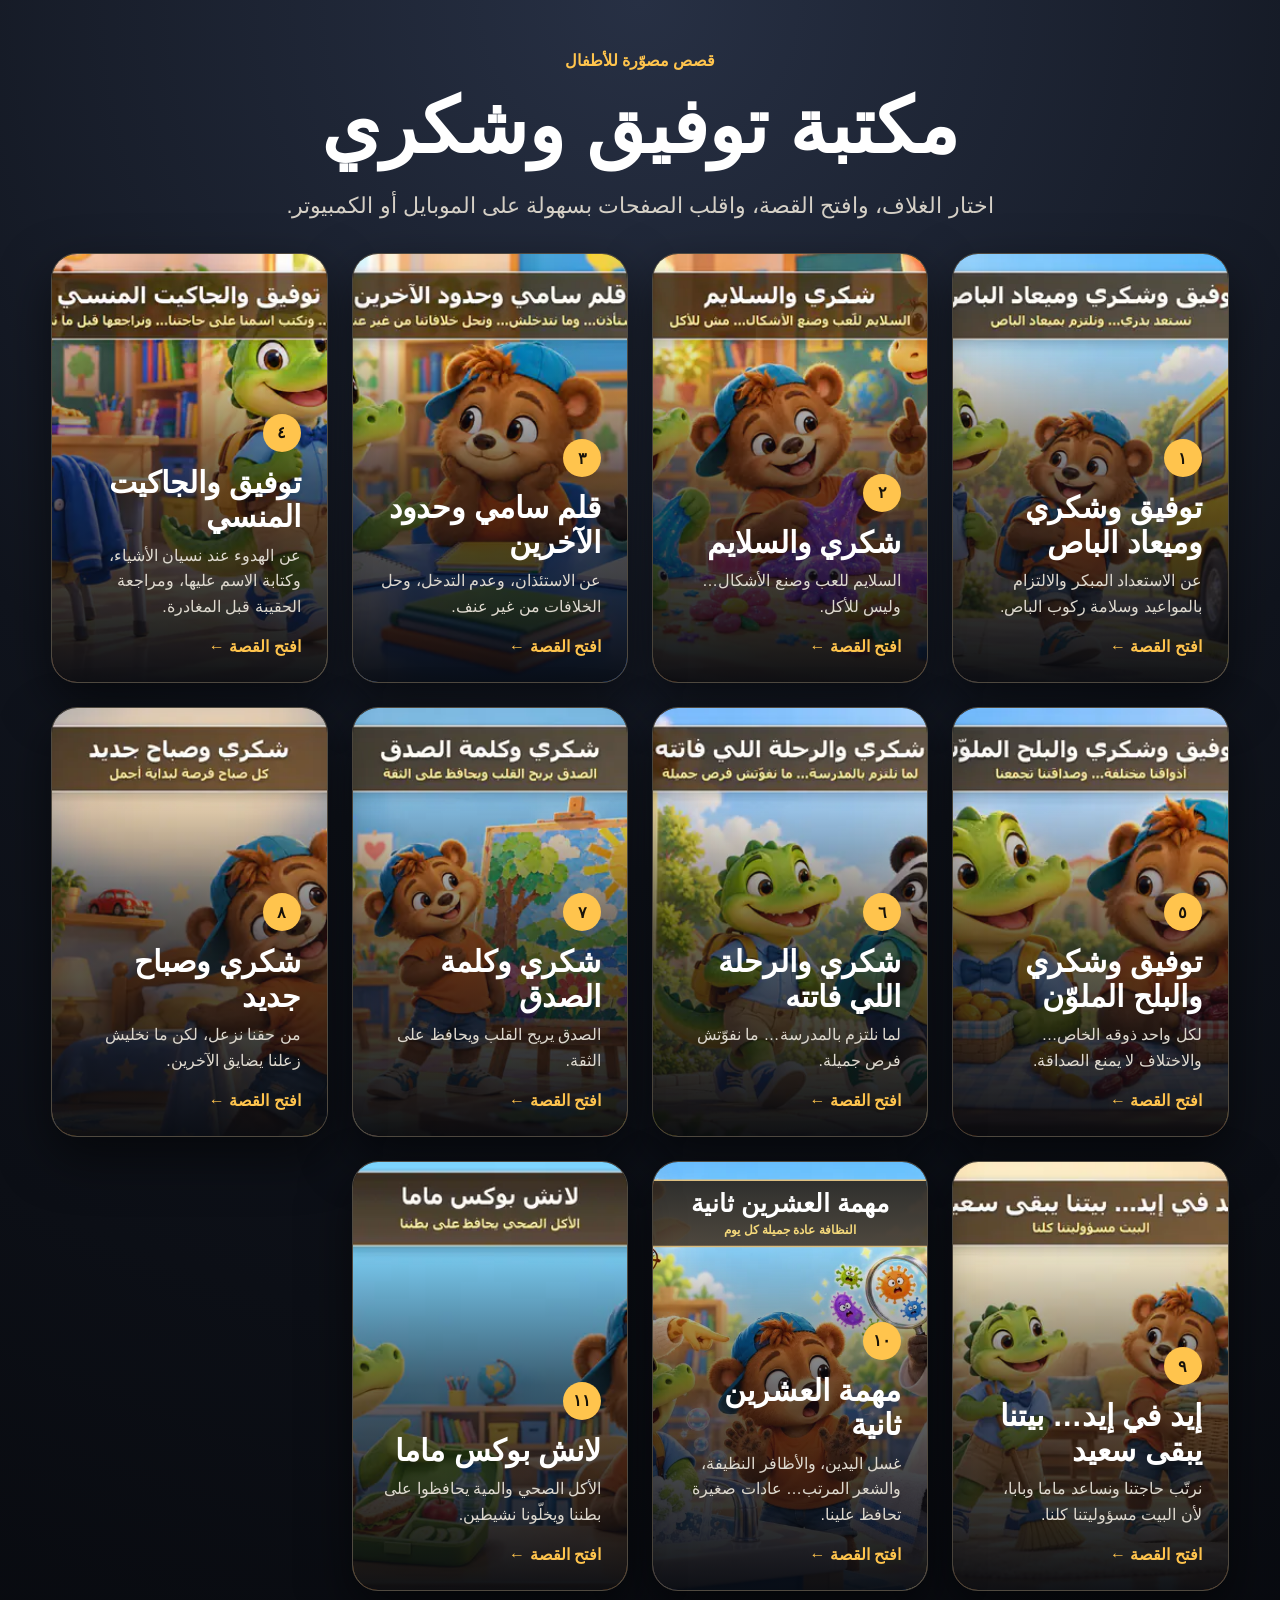
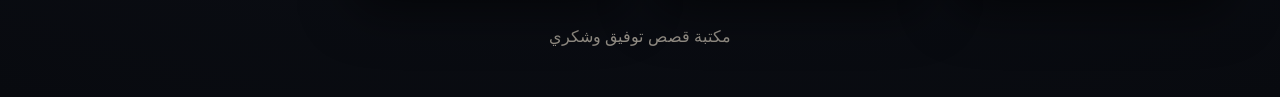
<file: index.html>
<!doctype html>
<html lang="ar" dir="rtl">
<head>
  <meta charset="utf-8">
  <meta name="viewport" content="width=device-width,initial-scale=1">
  <meta http-equiv="Content-Security-Policy" content="default-src 'none'; style-src 'unsafe-inline'; img-src 'self'; base-uri 'none'; form-action 'none'">
  <title>مكتبة توفيق وشكري</title>
  <style>
    :root{color-scheme:dark;--gold:#ffc44d}*{box-sizing:border-box}body{margin:0;min-height:100vh;font-family:Tahoma,"Segoe UI",sans-serif;background:radial-gradient(circle at top,#273044,#10141d 48%,#080a0f);color:#fff;padding:clamp(18px,4vw,52px)}main{max-width:1200px;margin:auto}header{text-align:center;margin-bottom:34px}.eyebrow{color:var(--gold);font-weight:900}h1{font-size:clamp(36px,7vw,76px);margin:.15em 0}.intro{color:#d5d0c6;font-size:clamp(16px,2vw,22px)}.grid{display:grid;grid-template-columns:repeat(auto-fit,minmax(260px,1fr));gap:24px}.card{position:relative;min-height:430px;border-radius:26px;overflow:hidden;border:1px solid #504a40;background:#17191f;color:#fff;text-decoration:none;box-shadow:0 20px 50px #0008;transition:.2s}.card:hover{transform:translateY(-5px);border-color:var(--gold)}.card img{position:absolute;inset:0;width:100%;height:100%;object-fit:cover}.card::after{content:"";position:absolute;inset:0;background:linear-gradient(0deg,#070a10f5 0,#0b0d1399 48%,transparent 82%)}.copy{position:absolute;z-index:2;inset:auto 0 0;padding:26px}.num{display:inline-grid;place-items:center;width:38px;height:38px;border-radius:50%;background:var(--gold);color:#17120a;font-weight:900}.copy h2{font-size:30px;margin:14px 0 8px;line-height:1.15}.copy p{margin:0;color:#ded9cf;line-height:1.6}.open{display:inline-block;margin-top:17px;color:var(--gold);font-weight:900}footer{text-align:center;color:#948f86;margin-top:36px}@media(max-width:620px){body{padding:14px}.card{min-height:380px}}
  </style>
</head>
<body>
  <main>
    <header>
      <div class="eyebrow">قصص مصوّرة للأطفال</div>
      <h1>مكتبة توفيق وشكري</h1>
      <p class="intro">اختار الغلاف، وافتح القصة، واقلب الصفحات بسهولة على الموبايل أو الكمبيوتر.</p>
    </header>
    <section class="grid">
      <a class="card" href="bus/"><img src="covers/01-bus.webp" alt="غلاف قصة ميعاد الباص" loading="eager" fetchpriority="high" decoding="async"><div class="copy"><span class="num">١</span><h2>توفيق وشكري وميعاد الباص</h2><p>عن الاستعداد المبكر والالتزام بالمواعيد وسلامة ركوب الباص.</p><span class="open">افتح القصة ←</span></div></a>
      <a class="card" href="slime/"><img src="covers/02-slime.webp" alt="غلاف قصة شكري والسلايم" loading="lazy" decoding="async"><div class="copy"><span class="num">٢</span><h2>شكري والسلايم</h2><p>السلايم للعب وصنع الأشكال… وليس للأكل.</p><span class="open">افتح القصة ←</span></div></a>
      <a class="card" href="sami/"><img src="covers/03-sami.webp" alt="غلاف قصة قلم سامي وحدود الآخرين" loading="lazy" decoding="async"><div class="copy"><span class="num">٣</span><h2>قلم سامي وحدود الآخرين</h2><p>عن الاستئذان، وعدم التدخل، وحل الخلافات من غير عنف.</p><span class="open">افتح القصة ←</span></div></a>
      <a class="card" href="jacket/"><img src="covers/04-jacket.webp" alt="غلاف قصة توفيق والجاكيت المنسي" loading="lazy" decoding="async"><div class="copy"><span class="num">٤</span><h2>توفيق والجاكيت المنسي</h2><p>عن الهدوء عند نسيان الأشياء، وكتابة الاسم عليها، ومراجعة الحقيبة قبل المغادرة.</p><span class="open">افتح القصة ←</span></div></a>
      <a class="card" href="dates/"><img src="covers/05-dates.webp" alt="غلاف قصة توفيق وشكري والبلح الملوّن" loading="lazy" decoding="async"><div class="copy"><span class="num">٥</span><h2>توفيق وشكري والبلح الملوّن</h2><p>لكل واحد ذوقه الخاص… والاختلاف لا يمنع الصداقة.</p><span class="open">افتح القصة ←</span></div></a>
      <a class="card" href="attendance/"><img src="covers/06-attendance.webp" alt="غلاف قصة شكري والرحلة اللي فاتته" loading="lazy" decoding="async"><div class="copy"><span class="num">٦</span><h2>شكري والرحلة اللي فاتته</h2><p>لما نلتزم بالمدرسة… ما نفوّتش فرص جميلة.</p><span class="open">افتح القصة ←</span></div></a>
      <a class="card" href="honesty/"><img src="covers/07-honesty.webp" alt="غلاف قصة شكري وكلمة الصدق" loading="lazy" decoding="async"><div class="copy"><span class="num">٧</span><h2>شكري وكلمة الصدق</h2><p>الصدق يريح القلب ويحافظ على الثقة.</p><span class="open">افتح القصة ←</span></div></a>
      <a class="card" href="new-morning/"><img src="covers/08-new-morning.webp" alt="غلاف قصة شكري وصباح جديد" loading="lazy" decoding="async"><div class="copy"><span class="num">٨</span><h2>شكري وصباح جديد</h2><p>من حقنا نزعل، لكن ما نخليش زعلنا يضايق الآخرين.</p><span class="open">افتح القصة ←</span></div></a>
      <a class="card" href="helping-home/"><img src="covers/09-helping-home.webp" alt="غلاف قصة إيد في إيد… بيتنا يبقى سعيد" loading="lazy" decoding="async"><div class="copy"><span class="num">٩</span><h2>إيد في إيد… بيتنا يبقى سعيد</h2><p>نرتّب حاجتنا ونساعد ماما وبابا، لأن البيت مسؤوليتنا كلنا.</p><span class="open">افتح القصة ←</span></div></a>
      <a class="card" href="hygiene/"><img src="covers/10-hygiene.svg" alt="غلاف قصة مهمة العشرين ثانية" loading="lazy" decoding="async"><div class="copy"><span class="num">١٠</span><h2>مهمة العشرين ثانية</h2><p>غسل اليدين، والأظافر النظيفة، والشعر المرتب… عادات صغيرة تحافظ علينا.</p><span class="open">افتح القصة ←</span></div></a>
      <a class="card" href="healthy-lunch/"><img src="covers/11-healthy-lunch.webp" alt="غلاف قصة لانش بوكس ماما" loading="lazy" decoding="async"><div class="copy"><span class="num">١١</span><h2>لانش بوكس ماما</h2><p>الأكل الصحي والمية يحافظوا على بطننا ويخلّونا نشيطين.</p><span class="open">افتح القصة ←</span></div></a>
    </section>
    <footer>مكتبة قصص توفيق وشكري</footer>
  </main>
</body>
</html>
</file>
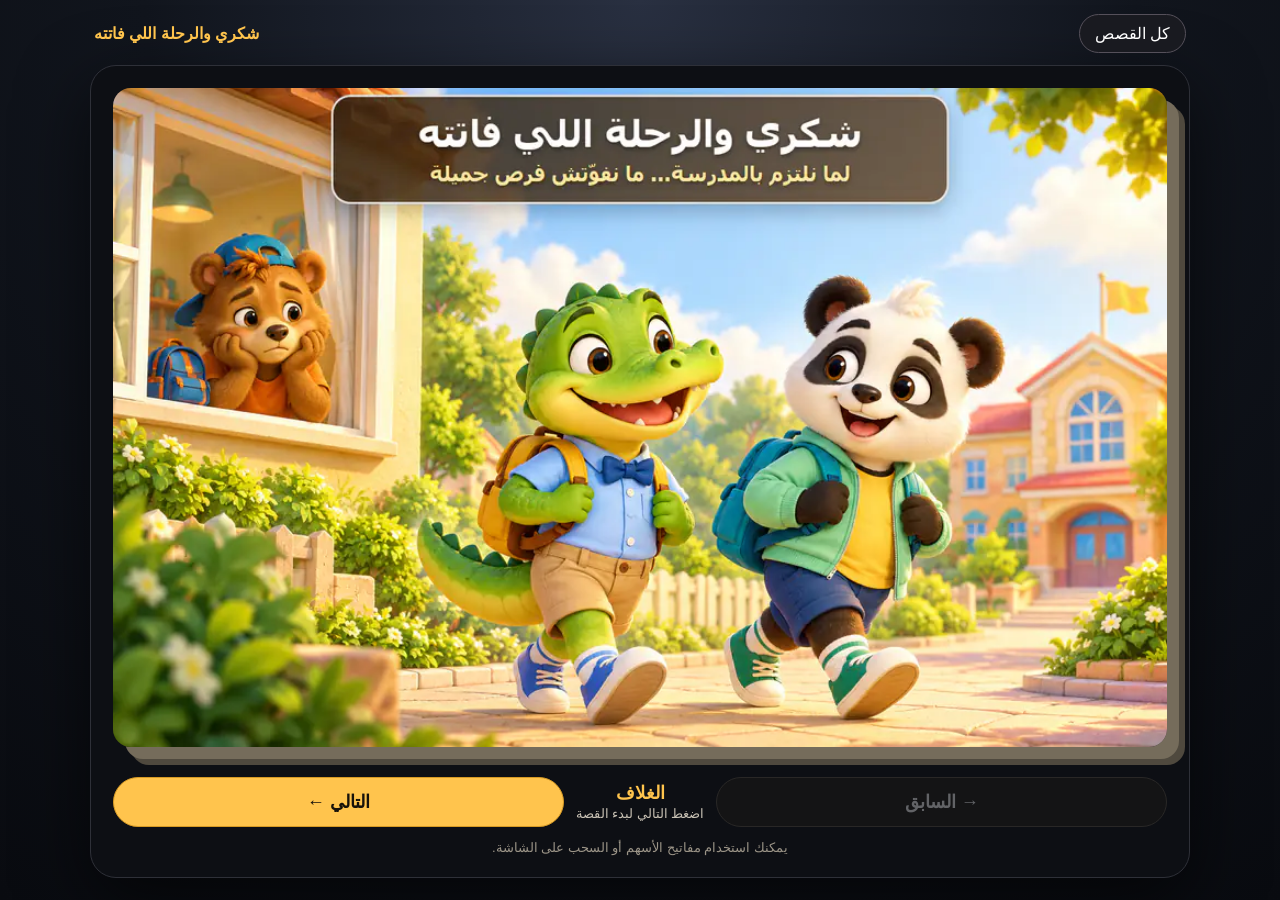
<file: attendance/index.html>
<!doctype html>
<html lang="ar" dir="rtl">
<head>
  <meta charset="utf-8">
  <meta name="viewport" content="width=device-width,initial-scale=1">
  <meta http-equiv="Content-Security-Policy" content="default-src 'none'; style-src 'self'; script-src 'self' 'unsafe-inline'; img-src 'self'; base-uri 'none'; form-action 'none'">
  <link rel="stylesheet" href="../book.css">
  <title>شكري والرحلة اللي فاتته</title>
</head>
<body>
  <div class="shell">
    <div class="topbar"><a class="home" href="../">كل القصص</a><div class="story-name" id="storyName"></div></div>
    <main class="book">
      <section class="stage">
        <div class="slide cover" id="cover"><img id="coverImage"><div class="cover-copy"><span class="kicker">قصة مصوّرة للأطفال</span><h1 id="title"></h1><p class="subtitle" id="subtitle"></p></div></div>
        <img class="slide page-image" id="art" hidden>
      </section>
      <div class="controls"><button id="prev">→ السابق</button><div class="status"><strong id="label"></strong><span id="count"></span></div><button id="next">التالي ←</button></div>
      <p class="tip">يمكنك استخدام مفاتيح الأسهم أو السحب على الشاشة.</p>
    </main>
  </div>
  <script>
    window.STORY={
      title:'شكري والرحلة اللي فاتته',
      subtitle:'لما نلتزم بالمدرسة… ما نفوّتش فرص جميلة.',
      cover:'cover.webp',
      pages:[
        '01-morning-contrast','02-stomach-excuse','03-cold-excuse','04-dont-want-school','05-empty-seat-learning',
        '06-missed-classwork','07-trip-announcement','08-arrive-zoo','09-elephant-photo','10-monkey-photo',
        '11-sea-lion-show','12-playing-soccer','13-swings','14-ostrich','15-safe-animal-feeding',
        '16-happy-group-photo','17-shokry-sees-post','18-regret-and-decision','19-early-preparation','20-on-time-with-friends'
      ].map((name,i)=>({src:`pages/${name}.webp`,alt:`المشهد ${i+1} من قصة شكري والرحلة اللي فاتته`}))
    };
  </script>
  <script src="../book.js"></script>
</body>
</html>
</file>
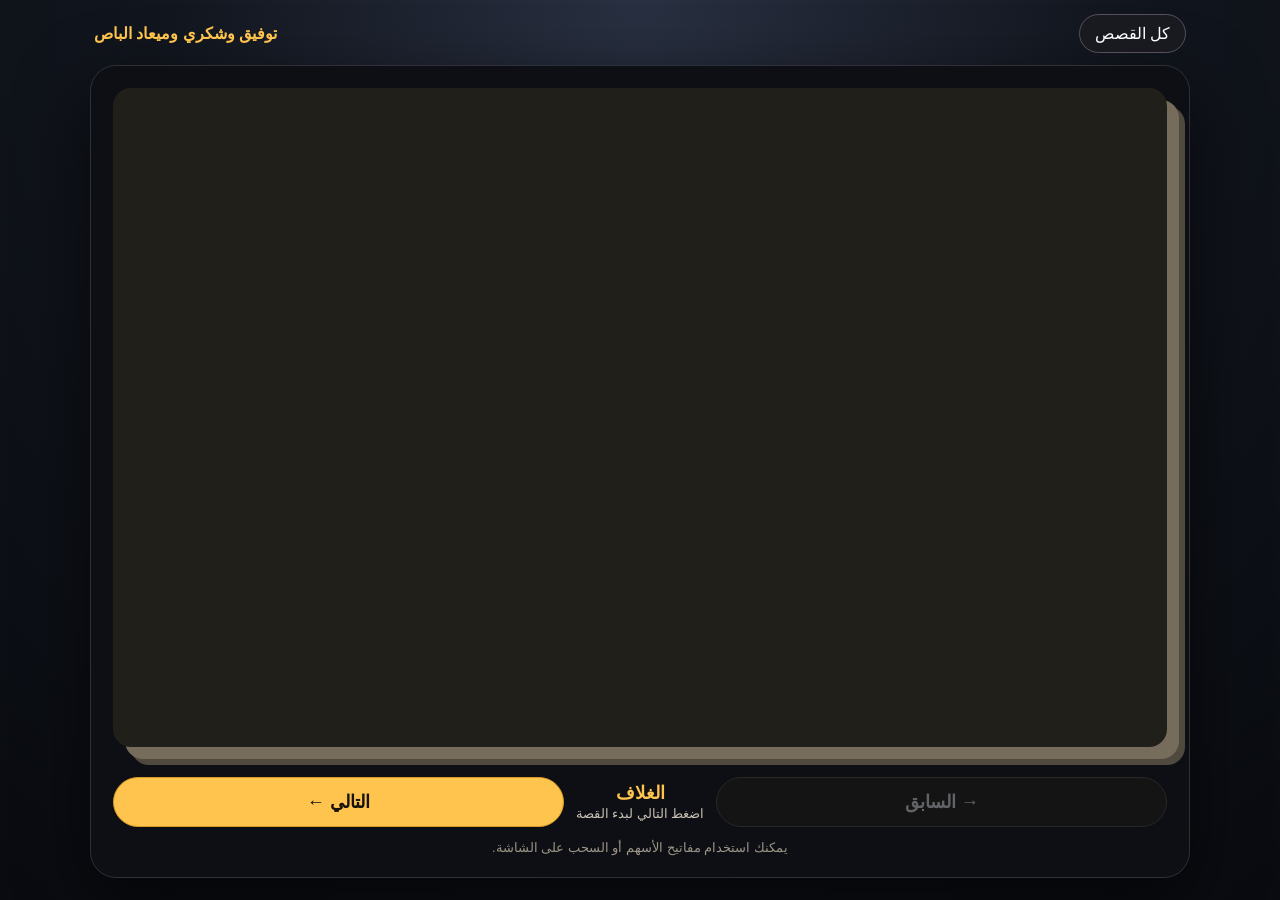
<file: bus/index.html>
<!doctype html><html lang="ar" dir="rtl"><head><meta charset="utf-8"><meta name="viewport" content="width=device-width,initial-scale=1"><meta http-equiv="Content-Security-Policy" content="default-src 'none'; style-src 'self'; script-src 'self' 'unsafe-inline'; img-src 'self'; base-uri 'none'; form-action 'none'"><link rel="stylesheet" href="../book.css"><title>توفيق وشكري وميعاد الباص</title></head><body><div class="shell"><div class="topbar"><a class="home" href="../">كل القصص</a><div class="story-name" id="storyName"></div></div><main class="book"><section class="stage"><div class="slide cover" id="cover"><img id="coverImage"><div class="cover-copy"><span class="kicker">قصة مصوّرة للأطفال</span><h1 id="title"></h1><p class="subtitle" id="subtitle"></p></div></div><img class="slide page-image" id="art" hidden></section><div class="controls"><button id="prev">→ السابق</button><div class="status"><strong id="label"></strong><span id="count"></span></div><button id="next">التالي ←</button></div><p class="tip">يمكنك استخدام مفاتيح الأسهم أو السحب على الشاشة.</p></main></div><script>window.STORY={title:'توفيق وشكري وميعاد الباص',subtitle:'قصة عن الاستعداد المبكر، والالتزام بالمواعيد، والسلامة.',cover:'cover.webp',pages:Array.from({length:11},(_,i)=>{const names=['01-evening-prep','02-tawfik-on-time','03-driver-checks-safety','04-shokry-wakes-late','05-no-chasing-bus','06-school-kite-activity','07-shokry-sees-activity','08-tawfik-visits','09-preparation-checklist','10-shokry-on-time','11-safe-bus-ride'];return{src:`../storybook-pages/${names[i]}.webp`,alt:`المشهد ${i+1} من قصة ميعاد الباص`}})};</script><script src="../book.js"></script></body></html>
</file>
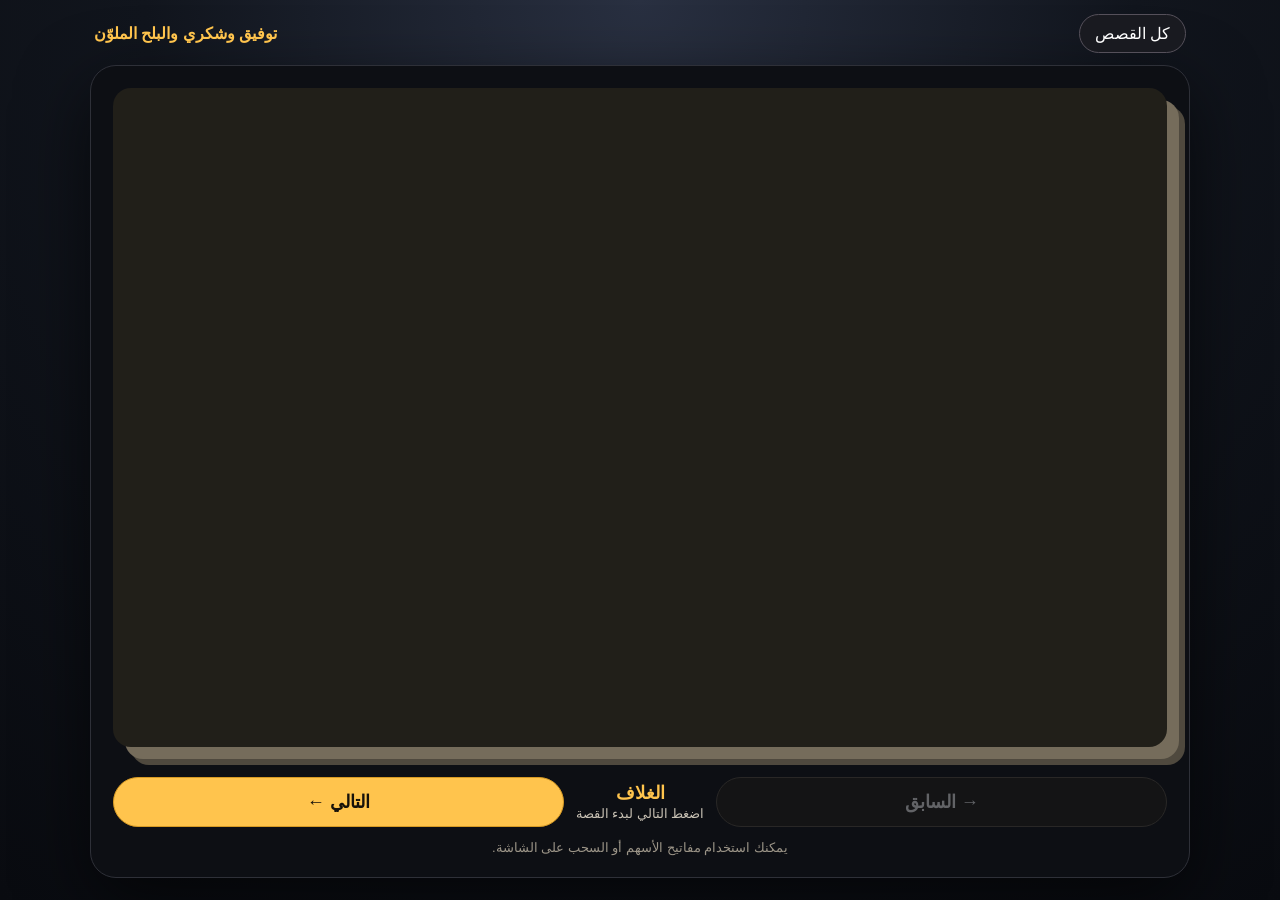
<file: dates/index.html>
<!doctype html>
<html lang="ar" dir="rtl">
<head>
  <meta charset="utf-8">
  <meta name="viewport" content="width=device-width,initial-scale=1">
  <meta http-equiv="Content-Security-Policy" content="default-src 'none'; style-src 'self'; script-src 'self' 'unsafe-inline'; img-src 'self'; base-uri 'none'; form-action 'none'">
  <link rel="stylesheet" href="../book.css">
  <title>توفيق وشكري والبلح الملوّن</title>
</head>
<body>
  <div class="shell">
    <div class="topbar">
      <a class="home" href="../">كل القصص</a>
      <div class="story-name" id="storyName"></div>
    </div>
    <main class="book">
      <section class="stage">
        <div class="slide cover" id="cover">
          <img id="coverImage">
          <div class="cover-copy">
            <span class="kicker">قصة مصوّرة للأطفال</span>
            <h1 id="title"></h1>
            <p class="subtitle" id="subtitle"></p>
          </div>
        </div>
        <img class="slide page-image" id="art" hidden>
      </section>
      <div class="controls">
        <button id="prev">→ السابق</button>
        <div class="status"><strong id="label"></strong><span id="count"></span></div>
        <button id="next">التالي ←</button>
      </div>
      <p class="tip">يمكنك استخدام مفاتيح الأسهم أو السحب على الشاشة.</p>
    </main>
  </div>
  <script>
    window.STORY={
      title:'توفيق وشكري والبلح الملوّن',
      subtitle:'لكل واحد ذوقه الخاص… والاختلاف لا يمنع الصداقة.',
      cover:'cover.webp',
      pages:[
        '01-favorite-dates',
        '02-shokry-offers-red-date',
        '03-tawfik-tries-red-date',
        '04-tawfik-offers-yellow-date',
        '05-shokry-tries-yellow-date',
        '06-small-disagreement',
        '07-teacher-explains',
        '08-different-tastes-same-friendship'
      ].map((name,i)=>({src:`pages/${name}.webp`,alt:`المشهد ${i+1} من قصة توفيق وشكري والبلح الملوّن`}))
    };
  </script>
  <script src="../book.js"></script>
</body>
</html>
</file>
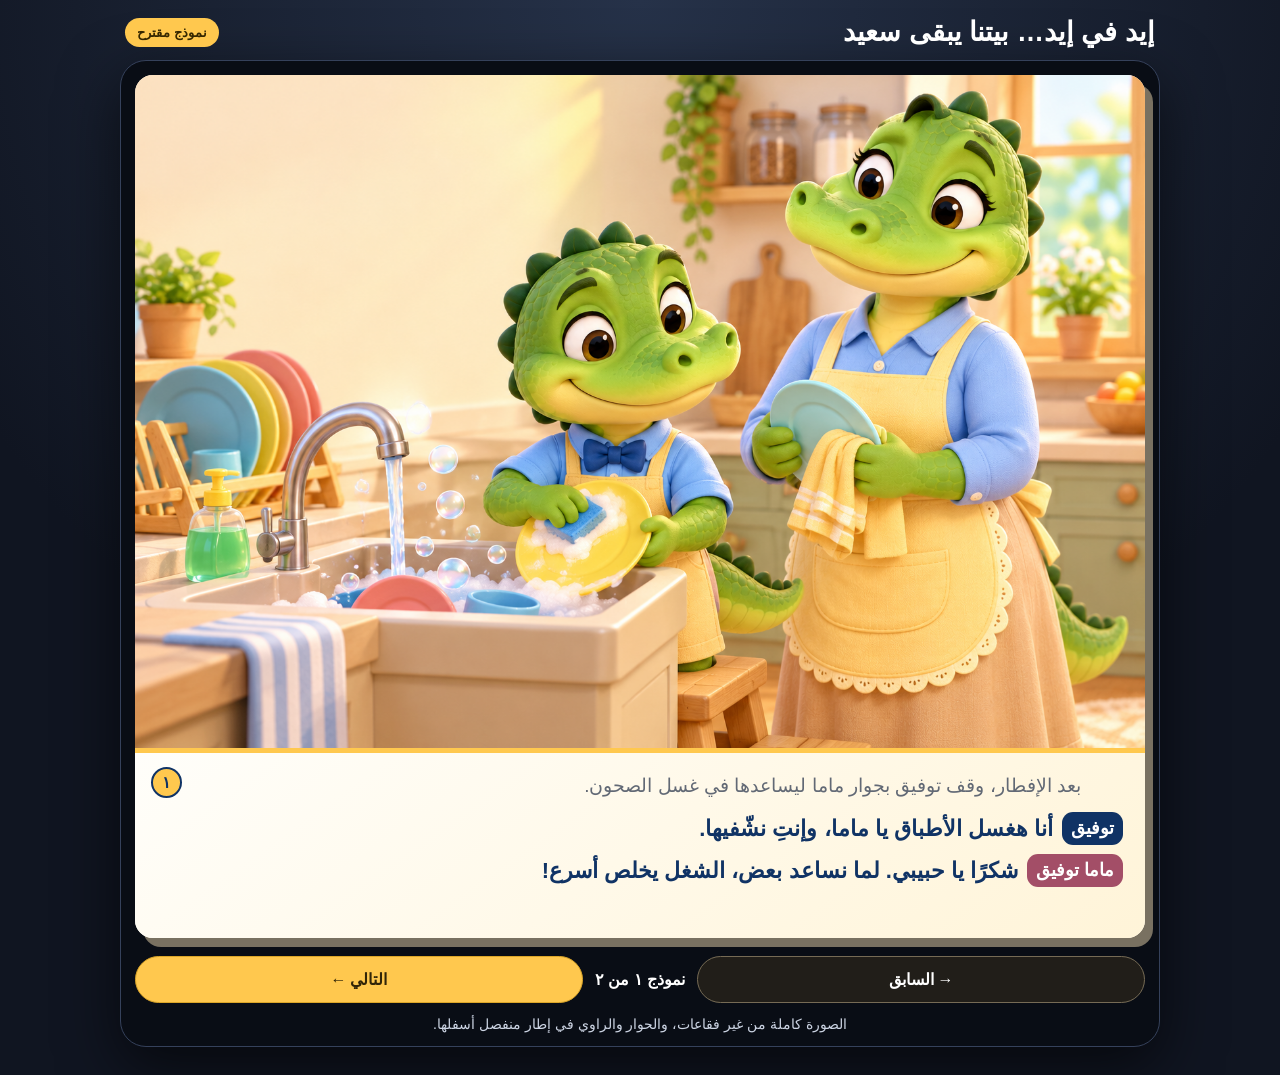
<file: dialogue-preview/index.html>
<!doctype html><html lang="ar" dir="rtl"><head><meta charset="utf-8"><meta name="viewport" content="width=device-width,initial-scale=1"><title>نموذج الحوار أسفل الصورة</title><style>
:root{--ink:#103365;--gold:#ffc84e;--paper:#fffaf0;--bg:#101521}*{box-sizing:border-box}body{margin:0;background:radial-gradient(circle at top,#263249,#101521 62%);font-family:Tahoma,Arial,sans-serif;min-height:100vh;color:var(--ink)}.shell{width:min(1040px,96vw);margin:auto;padding:16px 0 28px}.top{display:flex;justify-content:space-between;align-items:center;gap:10px;color:#fff;margin:0 5px 12px}.top h1{font-size:clamp(18px,3vw,27px);margin:0}.tag{background:var(--gold);color:#352700;border-radius:999px;padding:7px 12px;font-weight:700;font-size:13px}.book{background:#090d15;border:1px solid #35415b;border-radius:26px;padding:14px;box-shadow:0 20px 60px #0009}.page{display:none;background:var(--paper);border-radius:18px;overflow:hidden;box-shadow:8px 9px 0 #797161}.page.active{display:block}.art{width:100%;display:block;aspect-ratio:3/2;object-fit:cover}.script{position:relative;background:linear-gradient(145deg,#fffefa,#fff4d8);border-top:5px solid var(--gold);padding:17px 22px 20px;min-height:190px}.num{position:absolute;left:16px;top:14px;width:31px;height:31px;border-radius:50%;display:grid;place-items:center;background:var(--gold);border:2px solid var(--ink);font-weight:900}.narrator{margin:0 42px 10px 0;color:#626975;font-size:clamp(15px,2vw,19px);line-height:1.65}.line{display:flex;align-items:flex-start;gap:9px;margin:8px 0;font-size:clamp(17px,2.4vw,22px);line-height:1.55;font-weight:700}.name{flex:0 0 auto;color:#fff;background:var(--ink);border-radius:11px;padding:3px 9px;font-size:.8em}.mama{background:#a34e67}.shokry{background:#b65e28}.controls{display:grid;grid-template-columns:1fr auto 1fr;align-items:center;gap:12px;margin-top:18px}button{border:1px solid #766b55;border-radius:999px;background:#211e19;color:#fff;padding:13px;font:700 16px Tahoma;cursor:pointer}.next{background:var(--gold);color:#312508;border-color:#dca629}.count{color:#fff;font-weight:700;text-align:center}.note{text-align:center;color:#ccd4e3;margin:13px 0 0;font-size:14px}
@media(max-width:650px){.shell{width:100%;padding:8px}.top{padding:3px 5px}.book{padding:8px;border-radius:17px}.page{border-radius:13px;box-shadow:5px 6px 0 #797161}.art{aspect-ratio:4/3}.script{padding:13px 13px 16px;min-height:230px}.narrator{margin-right:0;padding-left:32px}.line{gap:6px}.name{padding:3px 7px}.controls{grid-template-columns:1fr 1fr}.count{grid-column:1/-1;grid-row:1}.controls button{grid-row:2}}
</style></head><body><div class="shell"><header class="top"><h1>إيد في إيد… بيتنا يبقى سعيد</h1><span class="tag">نموذج مقترح</span></header><main class="book">
<article class="page active"><img class="art" src="05-washing-dishes.png" alt="توفيق يساعد ماما في غسل الصحون"><section class="script"><span class="num">١</span><p class="narrator">بعد الإفطار، وقف توفيق بجوار ماما ليساعدها في غسل الصحون.</p><div class="line"><span class="name">توفيق</span><span>أنا هغسل الأطباق يا ماما، وإنتِ نشّفيها.</span></div><div class="line"><span class="name mama">ماما توفيق</span><span>شكرًا يا حبيبي. لما نساعد بعض، الشغل يخلص أسرع!</span></div></section></article>
<article class="page"><img class="art" src="13-tawfik-advises.png" alt="توفيق ينصح شكري"><section class="script"><span class="num">٢</span><p class="narrator">رأى توفيق الألعاب مبعثرة، ولاحظ أن شكري ترك ماما تنظف وحدها.</p><div class="line"><span class="name">توفيق</span><span>يا شكري، ماما بتتعب علشان البيت يفضل نضيف. مش صح نسيبها تنظّف لوحدها.</span></div><div class="line"><span class="name shokry">شكري</span><span>معاك حق… أنا ما فكّرتش إن ده بيتعبها.</span></div></section></article>
<nav class="controls"><button id="prev">→ السابق</button><div class="count" id="count">نموذج ١ من ٢</div><button class="next" id="next">التالي ←</button></nav><p class="note">الصورة كاملة من غير فقاعات، والحوار والراوي في إطار منفصل أسفلها.</p></main></div>
<script>const p=[...document.querySelectorAll('.page')];let i=0;function s(n){i=(n+p.length)%p.length;p.forEach((x,j)=>x.classList.toggle('active',i===j));count.textContent='نموذج '+(i+1)+' من '+p.length}prev.onclick=()=>s(i-1);next.onclick=()=>s(i+1);addEventListener('keydown',e=>{if(e.key==='ArrowLeft')s(i+1);if(e.key==='ArrowRight')s(i-1)});</script></body></html>
</file>
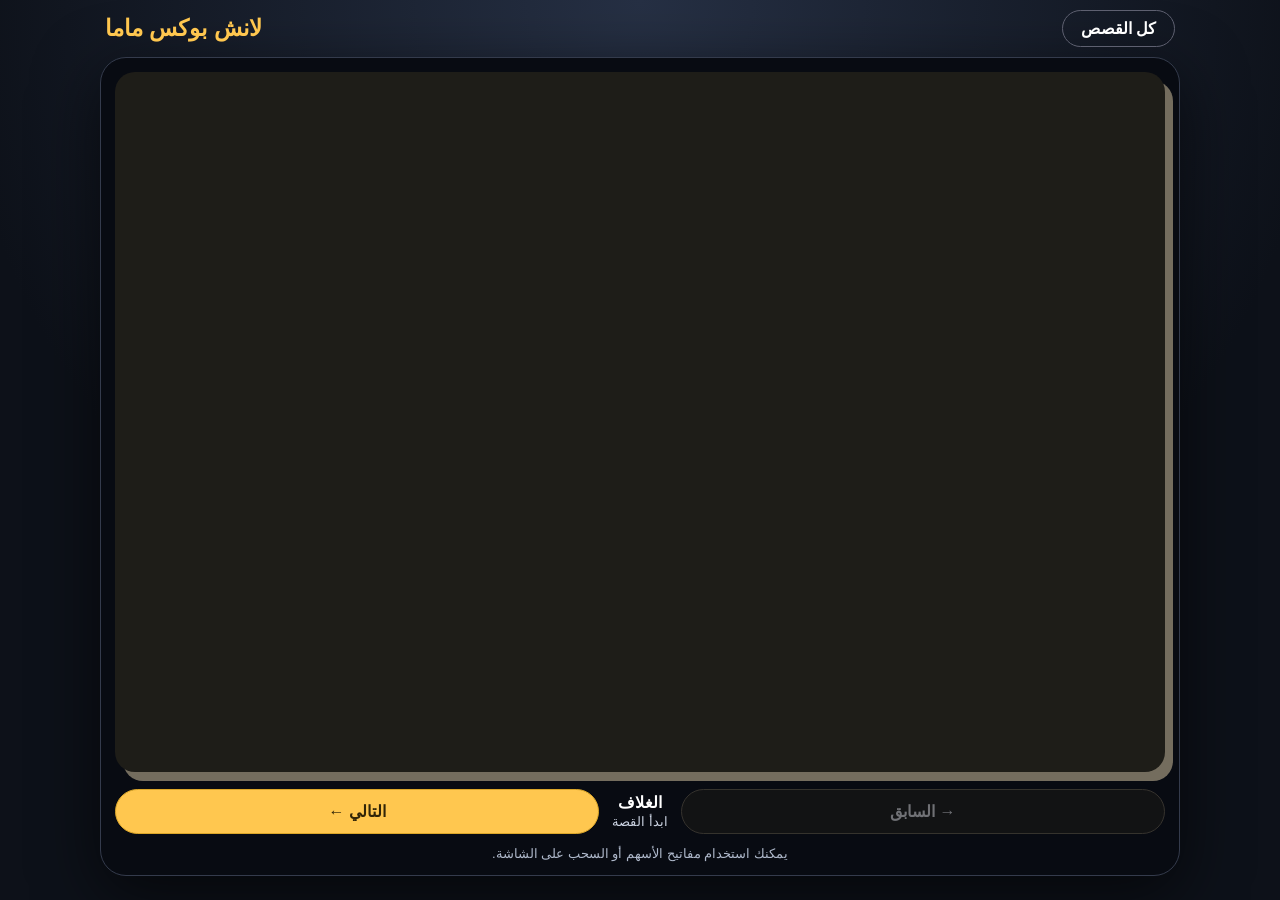
<file: healthy-lunch/index.html>
<!doctype html>
<html lang="ar" dir="rtl">
<head>
  <meta charset="utf-8">
  <meta name="viewport" content="width=device-width,initial-scale=1">
  <meta http-equiv="Content-Security-Policy" content="default-src 'none'; style-src 'self'; script-src 'self' 'unsafe-inline'; img-src 'self'; base-uri 'none'; form-action 'none'">
  <link rel="stylesheet" href="../dialogue-book.css">
  <title>لانش بوكس ماما</title>
</head>
<body>
  <div class="shell">
    <div class="topbar">
      <a class="home" href="../">كل القصص</a>
      <div class="story-name" id="storyName"></div>
    </div>
    <main class="book">
      <section class="stage">
        <div class="cover" id="cover"><img id="coverImage" decoding="async" fetchpriority="high"></div>
        <article class="story-page" id="storyPage" hidden>
          <img class="page-image" id="art" decoding="async">
          <section class="script-panel">
            <span class="page-no" id="pageNo"></span>
            <p class="narrator" id="narrator"></p>
            <div id="dialogue"></div>
          </section>
        </article>
      </section>
      <div class="controls">
        <button id="prev">→ السابق</button>
        <div class="status"><strong id="label"></strong><span id="count"></span></div>
        <button id="next">التالي ←</button>
      </div>
      <p class="tip">يمكنك استخدام مفاتيح الأسهم أو السحب على الشاشة.</p>
    </main>
  </div>
  <script>
    window.STORY={
      title:'لانش بوكس ماما',
      cover:'cover.webp',
      pages:[
        {src:'pages/01-break-time.webp',alt:'توفيق وشكري في بداية البريك',narrator:'رنّ جرس البريك، وفتح الصديقان شنط الأكل.',lines:[{speaker:'توفيق',text:'يلا يا شكري، نفطر سوا!',kind:''},{speaker:'شكري',text:'أنا جعان أوي!',kind:'shokry'}]},
        {src:'pages/02-healthy-lunchbox.webp',alt:'توفيق يفتح اللانش بوكس الصحي',narrator:'فتح توفيق اللانش بوكس اللي حضّرته له ماما.',lines:[{speaker:'توفيق',text:'ساندويتش وخيار وتفاح ومية… تسلم إيد ماما!',kind:''}]},
        {src:'pages/03-canteen-choice.webp',alt:'شكري يشتري شيبسي وبيبسي من الكانتين',narrator:'لكن شكري ترك لانش البيت وجرى على الكانتين.',lines:[{speaker:'شكري',text:'أنا هجيب شيبسي وبيبسي!',kind:'shokry'}]},
        {src:'pages/04-back-to-table.webp',alt:'شكري يعود بالشيبسي والبيبسي',narrator:'رجع شكري فرحان، وحطّ اللانش بوكس بتاعه على جنب.',lines:[{speaker:'توفيق',text:'طب واللانش اللي ماما حضّرته لك؟',kind:''},{speaker:'شكري',text:'هاكله بعدين!',kind:'shokry'}]},
        {src:'pages/05-tawfik-warns.webp',alt:'توفيق ينصح شكري بالأكل الصحي',narrator:'حاول توفيق ينصح صاحبه بهدوء.',lines:[{speaker:'توفيق',text:'الشيبسي والبيبسي ممكن يتعبوا بطنك. أكل البيت أحسن.',kind:''},{speaker:'شكري',text:'متقلقش… أنا تمام!',kind:'shokry'}]},
        {src:'pages/06-shokry-eats.webp',alt:'شكري يأكل الشيبسي ويشرب البيبسي',narrator:'لم يسمع شكري النصيحة، وأكل بسرعة.',lines:[{speaker:'شكري',text:'طعمهم حلو أوي!',kind:'shokry'},{speaker:'توفيق',text:'صحتك أهم من الطعم يا شكري.',kind:''}]},
        {src:'pages/07-pain-begins.webp',alt:'شكري يشعر ببداية ألم البطن',narrator:'وبعد شوية، اختفت ابتسامة شكري.',lines:[{speaker:'شكري',text:'استنى… بطني بدأت توجعني.',kind:'shokry'},{speaker:'توفيق',text:'اهدأ، أنا جنبك.',kind:''}]},
        {src:'pages/08-strong-stomach-ache.webp',alt:'شكري يتألم وتوفيق يساعده',narrator:'زاد الوجع، فمسك شكري بطنه بقوة.',lines:[{speaker:'شكري',text:'آه يا بطني!',kind:'shokry'},{speaker:'توفيق',text:'لازم نقول للميس فورًا.',kind:''}]},
        {src:'pages/09-teacher-helps.webp',alt:'الميس الزرافة تسأل شكري عما حدث',narrator:'جاءت الميس الزرافة بسرعة لتطمئن عليه.',lines:[{speaker:'الميس الزرافة',text:'إيه اللي حصل يا شكري؟',kind:'teacher'},{speaker:'شكري',text:'أكلت شيبسي وشربت بيبسي… وبطني وجعتني.',kind:'shokry'}]},
        {src:'pages/10-to-clinic.webp',alt:'الميس وتوفيق يساعدان شكري في الذهاب للدكتور',narrator:'ساعدت الميس شكري وهو ماشي ناحية العيادة.',lines:[{speaker:'الميس الزرافة',text:'يلا نروح للدكتور الراكون.',kind:'teacher'},{speaker:'توفيق',text:'أنا معاك يا شكري.',kind:''}]},
        {src:'pages/11-doctor-examines.webp',alt:'الدكتور الراكون يفحص شكري',narrator:'فحص الدكتور الراكون بطن شكري بهدوء.',lines:[{speaker:'الدكتور الراكون',text:'هفحصك، وإن شاء الله ترتاح.',kind:'doctor'},{speaker:'شكري',text:'بطني بتوجعني أوي.',kind:'shokry'}]},
        {src:'pages/12-shokry-explains.webp',alt:'شكري يخبر الدكتور بما أكله',narrator:'سأل الدكتور عن الأكل اللي سبق الوجع.',lines:[{speaker:'الدكتور الراكون',text:'أكلت إيه قبل ما بطنك توجعك؟',kind:'doctor'},{speaker:'شكري',text:'شيبسي وبيبسي… وسيبت أكل ماما.',kind:'shokry'}]},
        {src:'pages/13-healthy-advice.webp',alt:'الدكتور الراكون يشرح الاختيار الصحي',narrator:'أشار الدكتور إلى اللانش الصحي والمية.',lines:[{speaker:'الدكتور الراكون',text:'الأفضل نبعد عن الشيبسي والمشروبات الغازية، ونختار أكل البيت والمية.',kind:'doctor'}]},
        {src:'pages/14-shokry-promises.webp',alt:'شكري يعد باختيار الطعام الصحي',narrator:'فهم شكري سبب تعبه، وقرر يصلّح اختياره.',lines:[{speaker:'شكري',text:'مش هبدّل لانش ماما بالشيبسي والبيبسي تاني.',kind:'shokry'},{speaker:'توفيق',text:'برافو عليك!',kind:''}]},
        {src:'pages/15-healthy-next-day.webp',alt:'شكري يفتح لانش بوكس صحي في اليوم التالي',narrator:'في اليوم التالي، جاء شكري بلانش البيت.',lines:[{speaker:'شكري',text:'بص يا توفيق… النهارده هاكل اللانش الصحي!',kind:'shokry'},{speaker:'توفيق',text:'اختيار ممتاز!',kind:''}]},
        {src:'pages/16-happy-healthy-break.webp',alt:'توفيق وشكري يستمتعان بالأكل الصحي',narrator:'قعد الصاحبين ياكلوا وهما فرحانين، وبطن شكري كانت مرتاحة.',lines:[{speaker:'شكري',text:'أكل البيت طيب وبيخلّيني نشيط!',kind:'shokry'},{speaker:'توفيق',text:'صحتنا تبدأ من اختيارنا.',kind:''}]}
      ]
    };
  </script>
  <script src="../dialogue-book.js"></script>
</body>
</html>
</file>
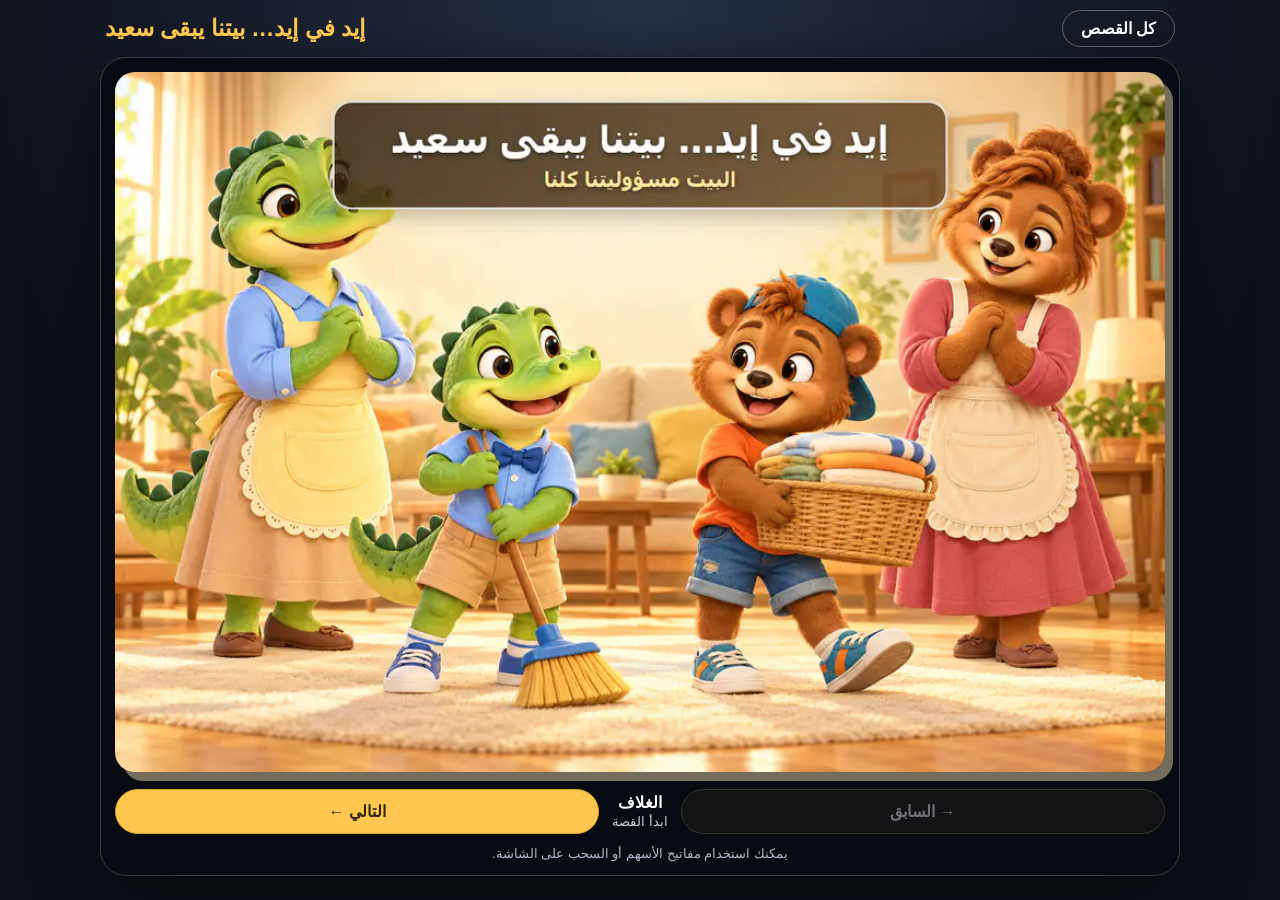
<file: helping-home/index.html>
<!doctype html><html lang="ar" dir="rtl"><head><meta charset="utf-8"><meta name="viewport" content="width=device-width,initial-scale=1"><meta http-equiv="Content-Security-Policy" content="default-src 'none'; style-src 'self'; script-src 'self' 'unsafe-inline'; img-src 'self'; base-uri 'none'; form-action 'none'"><link rel="stylesheet" href="../dialogue-book.css"><title>إيد في إيد… بيتنا يبقى سعيد</title></head><body><div class="shell"><div class="topbar"><a class="home" href="../">كل القصص</a><div class="story-name" id="storyName"></div></div><main class="book"><section class="stage"><div class="cover" id="cover"><img id="coverImage"></div><article class="story-page" id="storyPage" hidden><img class="page-image" id="art"><section class="script-panel"><span class="page-no" id="pageNo"></span><p class="narrator" id="narrator"></p><div id="dialogue"></div></section></article></section><div class="controls"><button id="prev">→ السابق</button><div class="status"><strong id="label"></strong><span id="count"></span></div><button id="next">التالي ←</button></div><p class="tip">يمكنك استخدام مفاتيح الأسهم أو السحب على الشاشة.</p></main></div><script>window.STORY={title:'إيد في إيد… بيتنا يبقى سعيد',cover:'cover.webp',pages:[{src:'clean-pages/01-clean-room.webp',alt:'المشهد 1 من قصة إيد في إيد… بيتنا يبقى سعيد',narrator:"في صباحٍ جميل، نظر توفيق إلى غرفته المرتبة.",lines:[{speaker:"توفيق",text:"يا سلام! المكان النظيف يخلّيني مبسوط.",kind:""}]},
{src:'clean-pages/02-clothes-in-place.webp',alt:'المشهد 2 من قصة إيد في إيد… بيتنا يبقى سعيد',narrator:"وقبل أن يخرج، أعاد ملابسه إلى مكانها.",lines:[{speaker:"توفيق",text:"مش هسيب هدومي على الأرض… كل حاجة ليها مكان.",kind:""}]},
{src:'clean-pages/03-after-breakfast.webp',alt:'المشهد 3 من قصة إيد في إيد… بيتنا يبقى سعيد',narrator:"وبعد الإفطار، حمل توفيق الكوب والطبق إلى المطبخ.",lines:[{speaker:"ماما توفيق",text:"شكرًا يا توفيق إنك لمّيت حاجتك.",kind:"mama-tawfik"}]},
{src:'clean-pages/04-offers-help.webp',alt:'المشهد 4 من قصة إيد في إيد… بيتنا يبقى سعيد',narrator:"وجد توفيق ماما تغسل الصحون، فاقترب منها.",lines:[{speaker:"توفيق",text:"ممكن أساعدك يا ماما؟",kind:""}]},
{src:'clean-pages/05-washing-dishes.webp',alt:'المشهد 5 من قصة إيد في إيد… بيتنا يبقى سعيد',narrator:"وقف توفيق بجوار ماما، وبدآ العمل معًا.",lines:[{speaker:"توفيق",text:"أنا هغسل الأطباق، وإنتِ نشّفيها.",kind:""},{speaker:"ماما توفيق",text:"لما نساعد بعض، الشغل يخلص أسرع!",kind:"mama-tawfik"}]},
{src:'clean-pages/06-folding-clothes.webp',alt:'المشهد 6 من قصة إيد في إيد… بيتنا يبقى سعيد',narrator:"وبعدها، جلسا ليطبّقا الملابس.",lines:[{speaker:"ماما توفيق",text:"برافو يا توفيق! كده وفّرت عليّا وقت ومجهود.",kind:"mama-tawfik"}]},
{src:'clean-pages/07-sweeping-floor.webp',alt:'المشهد 7 من قصة إيد في إيد… بيتنا يبقى سعيد',narrator:"ثم أمسك توفيق المكنسة، وماما أمسكت الجاروف.",lines:[{speaker:"ماما توفيق",text:"لو كل واحد نظّف مكانه، البيت هيفضل جميل.",kind:"mama-tawfik"}]},
{src:'clean-pages/08-shokry-drops-crumbs.webp',alt:'المشهد 8 من قصة إيد في إيد… بيتنا يبقى سعيد',narrator:"وفي بيت شكري، كان يأكل ويلقي الفتات حوله.",lines:[{speaker:"شكري",text:"مش مشكلة… ماما هتنظّفه بعدين!",kind:"shokry"}]},
{src:'clean-pages/09-messy-room.webp',alt:'المشهد 9 من قصة إيد في إيد… بيتنا يبقى سعيد',narrator:"دخلت ماما غرفة شكري، فوجدتها مليئة بالألعاب والملابس.",lines:[{speaker:"ماما شكري",text:"يا شكري، رتّب ألعابك من فضلك.",kind:"mama-shokry"},{speaker:"شكري",text:"بعدين يا ماما… أنا بلعب دلوقتي.",kind:"shokry"}]},
{src:'clean-pages/10-spilled-juice.webp',alt:'المشهد 10 من قصة إيد في إيد… بيتنا يبقى سعيد',narrator:"وأثناء اللعب، اصطدم شكري بالطاولة وسقط العصير.",lines:[{speaker:"شكري",text:"أوه! العصير وقع.",kind:"shokry"}]},
{src:'clean-pages/11-mom-tired.webp',alt:'المشهد 11 من قصة إيد في إيد… بيتنا يبقى سعيد',narrator:"بدأت ماما تنظف الفتات والعصير وتحمل الملابس وحدها.",lines:[{speaker:"ماما شكري",text:"أنا بتعب لما أنضّف البيت لوحدي يا شكري.",kind:"mama-shokry"}]},
{src:'clean-pages/12-tawfik-visits.webp',alt:'المشهد 12 من قصة إيد في إيد… بيتنا يبقى سعيد',narrator:"وصل توفيق لزيارة شكري، وكاد يتعثر في لعبة على الأرض.",lines:[{speaker:"توفيق",text:"خلي بالك! الألعاب على الأرض ممكن توقّع حد.",kind:""}]},
{src:'clean-pages/13-tawfik-advises.webp',alt:'المشهد 13 من قصة إيد في إيد… بيتنا يبقى سعيد',narrator:"لاحظ توفيق أن ماما شكري متعبة، فتحدث مع صديقه.",lines:[{speaker:"توفيق",text:"ماما بتتعب علشان البيت يفضل نضيف. مش صح نسيبها تنظّف لوحدها.",kind:""},{speaker:"شكري",text:"معاك حق… أنا ما فكّرتش إن ده بيتعبها.",kind:"shokry"}]},
{src:'clean-pages/14-shared-responsibility.webp',alt:'المشهد 14 من قصة إيد في إيد… بيتنا يبقى سعيد',narrator:"أشار توفيق إلى الألعاب والمكنسة.",lines:[{speaker:"توفيق",text:"البيت مش مسؤولية ماما لوحدها… البيت مسؤوليتنا كلنا.",kind:""}]},
{src:'clean-pages/15-shokry-notices.webp',alt:'المشهد 15 من قصة إيد في إيد… بيتنا يبقى سعيد',narrator:"نظر شكري إلى ماما وهي تحمل سلة ثقيلة، وشعر بالندم.",lines:[{speaker:"شكري",text:"ماما تعبت بسببي… وأنا كان ممكن أساعدها.",kind:"shokry"}]},
{src:'clean-pages/16-shokry-apologizes.webp',alt:'المشهد 16 من قصة إيد في إيد… بيتنا يبقى سعيد',narrator:"اقترب شكري من ماما، وكان واضحًا على وجهه أنه نادم.",lines:[{speaker:"شكري",text:"أنا آسف يا ماما. مش هسيبك تنظّفي لوحدك تاني.",kind:"shokry"},{speaker:"ماما شكري",text:"فرحانة إنك فهمت يا حبيبي.",kind:"mama-shokry"}]},
{src:'clean-pages/17-picks-up-toys.webp',alt:'المشهد 17 من قصة إيد في إيد… بيتنا يبقى سعيد',narrator:"بدأ شكري يجمع ألعابه في السلة.",lines:[{speaker:"شكري",text:"هرتّب ألعابي علشان محدّش يتعثر فيها.",kind:"shokry"}]},
{src:'clean-pages/18-cleans-mess.webp',alt:'المشهد 18 من قصة إيد في إيد… بيتنا يبقى سعيد',narrator:"ثم أحضر الفوطة والجاروف ونظف مكان العصير والفتات.",lines:[{speaker:"ماما شكري",text:"برافو يا شكري! كده أنت بتساعد بجد.",kind:"mama-shokry"}]},
{src:'clean-pages/19-folds-with-mom.webp',alt:'المشهد 19 من قصة إيد في إيد… بيتنا يبقى سعيد',narrator:"وجلس شكري بجوار ماما ليطبّقا الملابس معًا.",lines:[{speaker:"ماما شكري",text:"مساعدتك فرّحتني.",kind:"mama-shokry"},{speaker:"شكري",text:"وأنا مبسوط إننا بننجز سوا!",kind:"shokry"}]},
{src:'clean-pages/20-clean-happy-home.webp',alt:'المشهد 20 من قصة إيد في إيد… بيتنا يبقى سعيد',narrator:"صار البيت نظيفًا، واجتمع الجميع وهم سعداء.",lines:[{speaker:"توفيق",text:"نرتّب حاجتنا، وننظّف مكاننا.",kind:""},{speaker:"شكري",text:"ونساعد ماما وبابا… لأن البيت مسؤوليتنا كلنا!",kind:"shokry"}]}]};</script><script src="../dialogue-book.js"></script></body></html>
</file>
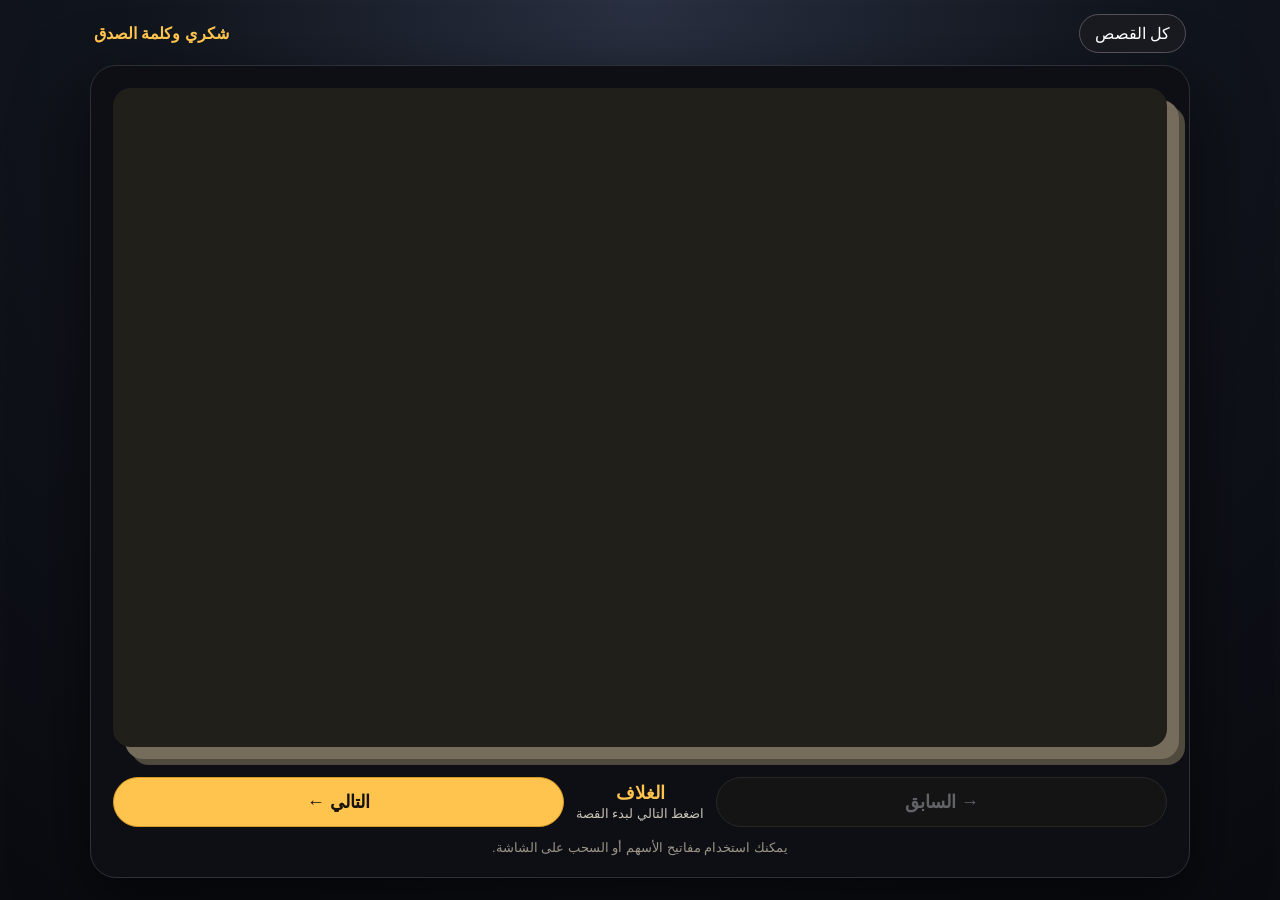
<file: honesty/index.html>
<!doctype html>
<html lang="ar" dir="rtl">
<head>
  <meta charset="utf-8">
  <meta name="viewport" content="width=device-width,initial-scale=1">
  <meta http-equiv="Content-Security-Policy" content="default-src 'none'; style-src 'self'; script-src 'self' 'unsafe-inline'; img-src 'self'; base-uri 'none'; form-action 'none'">
  <link rel="stylesheet" href="../book.css">
  <title>شكري وكلمة الصدق</title>
</head>
<body>
  <div class="shell">
    <div class="topbar"><a class="home" href="../">كل القصص</a><div class="story-name" id="storyName"></div></div>
    <main class="book">
      <section class="stage">
        <div class="slide cover" id="cover"><img id="coverImage"><div class="cover-copy"><span class="kicker">قصة مصوّرة للأطفال</span><h1 id="title"></h1><p class="subtitle" id="subtitle"></p></div></div>
        <img class="slide page-image" id="art" hidden>
      </section>
      <div class="controls"><button id="prev">→ السابق</button><div class="status"><strong id="label"></strong><span id="count"></span></div><button id="next">التالي ←</button></div>
      <p class="tip">يمكنك استخدام مفاتيح الأسهم أو السحب على الشاشة.</p>
    </main>
  </div>
  <script>
    window.STORY={
      title:'شكري وكلمة الصدق',
      subtitle:'الصدق يريح القلب ويحافظ على الثقة.',
      cover:'cover.webp',
      pages:[
        '01-happy-art-class','02-teacher-introduces-mural','03-tawfik-paints-carefully','04-shokry-reaches-quickly','05-blue-paint-spills',
        '06-shokry-afraid','07-teacher-notices-damage','08-teacher-asks','09-shokry-lies','10-windows-closed','11-shokry-feels-guilty',
        '12-tawfik-notices','13-tawfik-gives-advice','14-shokry-decides-truth','15-walks-to-teacher','16-shokry-confesses',
        '17-teacher-praises-honesty','18-apologizes-to-friends','19-cleaning-together','20-repairing-mural','21-finished-mural','22-honesty-promise'
      ].map((name,i)=>({src:`pages/${name}.webp`,alt:`المشهد ${i+1} من قصة شكري وكلمة الصدق`}))
    };
  </script>
  <script src="../book.js"></script>
</body>
</html>
</file>
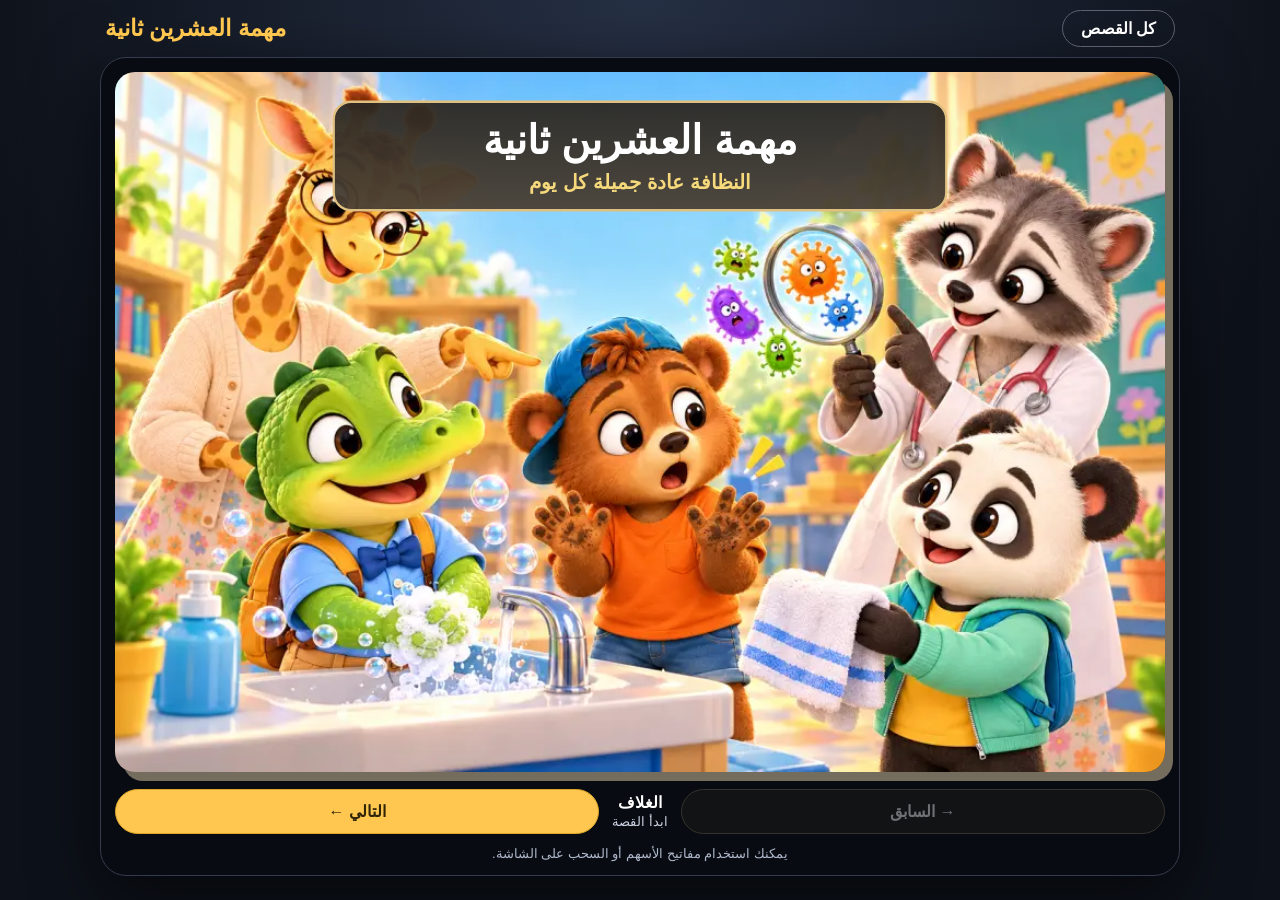
<file: hygiene/index.html>
<!doctype html><html lang="ar" dir="rtl"><head><meta charset="utf-8"><meta name="viewport" content="width=device-width,initial-scale=1"><meta http-equiv="Content-Security-Policy" content="default-src 'none'; style-src 'self'; script-src 'self' 'unsafe-inline'; img-src 'self'; base-uri 'none'; form-action 'none'"><link rel="stylesheet" href="../dialogue-book.css"><title>مهمة العشرين ثانية</title></head><body><div class="shell"><div class="topbar"><a class="home" href="../">كل القصص</a><div class="story-name" id="storyName"></div></div><main class="book"><section class="stage"><div class="cover" id="cover"><img id="coverImage"></div><article class="story-page" id="storyPage" hidden><img class="page-image" id="art"><section class="script-panel"><span class="page-no" id="pageNo"></span><p class="narrator" id="narrator"></p><div id="dialogue"></div></section></article></section><div class="controls"><button id="prev">→ السابق</button><div class="status"><strong id="label"></strong><span id="count"></span></div><button id="next">التالي ←</button></div><p class="tip">يمكنك استخدام مفاتيح الأسهم أو السحب على الشاشة.</p></main></div><script>window.STORY={title:'مهمة العشرين ثانية',cover:'cover.svg',pages:[{src:'pages/01-new-mission.webp',alt:'المشهد 1 من قصة مهمة العشرين ثانية',narrator:"في بداية اليوم الدراسي، أعلنت الميس عن مهمة جديدة.",lines:[{speaker:"الميس الزرافة",text:"النهارده هنبدأ مهمة النظافة الشخصية!",kind:"teacher"},{speaker:"شكري",text:"مهمة؟ يعني فيها مغامرة؟",kind:"shokry"}]},
{src:'pages/02-playtime-dirty-hands.webp',alt:'المشهد 2 من قصة مهمة العشرين ثانية',narrator:"لعب الأصدقاء طويلًا، واتسخت أيديهم بالتراب.",lines:[{speaker:"سامي",text:"جرس الفسحة رنّ! يلا ناكل.",kind:"sami"}]},
{src:'pages/03-before-snack.webp',alt:'المشهد 3 من قصة مهمة العشرين ثانية',narrator:"فتح شكري حقيبة الطعام بسرعة، بينما نظر توفيق إلى الأيدي المتسخة.",lines:[{speaker:"توفيق",text:"استنى يا شكري، لازم نغسل إيدينا الأول.",kind:""},{speaker:"شكري",text:"أنا جعان أوي! التراب الصغير ده مش هيعمل حاجة.",kind:"shokry"}]},
{src:'pages/04-at-the-sink.webp',alt:'المشهد 4 من قصة مهمة العشرين ثانية',narrator:"ذهب توفيق وسامي إلى الحوض، لكن شكري ظل مستعجلًا.",lines:[{speaker:"توفيق",text:"مياه وصابون، وبين الصوابع وتحت الضوافر.",kind:""},{speaker:"شكري",text:"عشرين ثانية كتير… أنا هسبقكم على الأكل!",kind:"shokry"}]},
{src:'pages/05-handwashing-song.webp',alt:'المشهد 5 من قصة مهمة العشرين ثانية',narrator:"غسل توفيق وسامي أيديهما جيدًا وهما يغنيان.",lines:[{speaker:"توفيق وسامي",text:"كفّ وكفّ، بين الصوابع… عشرين ثانية، نطرد المتاعب!",kind:""}]},
{src:'pages/06-shokry-eats.webp',alt:'المشهد 6 من قصة مهمة العشرين ثانية',narrator:"بدأ شكري يأكل بيديه المتسختين قبل عودة صديقيه.",lines:[{speaker:"شكري",text:"شايفين؟ أنا خلصت نص الساندويتش قبلكم!",kind:"shokry"},{speaker:"توفيق",text:"السرعة مش أهم من صحتنا يا شكري.",kind:""}]},
{src:'pages/07-stomach-pain.webp',alt:'المشهد 7 من قصة مهمة العشرين ثانية',narrator:"وبعد قليل، جلس شكري وهو يمسك بطنه ويتألم.",lines:[{speaker:"شكري",text:"آه يا بطني… أنا تعبان أوي يا توفيق.",kind:"shokry"},{speaker:"توفيق",text:"لازم نقول للميس فورًا.",kind:""}]},
{src:'pages/08-teacher-helps.webp',alt:'المشهد 8 من قصة مهمة العشرين ثانية',narrator:"جلست الميس بجوار شكري لتفهم ما حدث.",lines:[{speaker:"الميس الزرافة",text:"أكلت إيه؟ وغسلت إيدك قبل الأكل؟",kind:"teacher"},{speaker:"شكري",text:"أكلت الساندويتش… وما غسلتش إيدي.",kind:"shokry"}]},
{src:'pages/09-doctor-examines.webp',alt:'المشهد 9 من قصة مهمة العشرين ثانية',narrator:"فحص الدكتور الراكون شكري بهدوء، والجميع قلقون عليه.",lines:[{speaker:"الدكتور الراكون",text:"اطمّن يا شكري، هنفحصك ونساعدك ترتاح.",kind:"doctor"},{speaker:"شكري",text:"هو التراب اللي على إيدي دخل بطني؟",kind:"shokry"}]},
{src:'pages/10-germs-explained.webp',alt:'المشهد 10 من قصة مهمة العشرين ثانية',narrator:"شرح الدكتور كيف قد تنتقل الجراثيم من اليد إلى الطعام.",lines:[{speaker:"الدكتور الراكون",text:"الأكل بإيدين متسخة ممكن ينقل الجراثيم للفم.",kind:"doctor"},{speaker:"شكري",text:"يعني الجراثيم ركبت الساندويتش من غير تذكرة؟",kind:"shokry"}]},
{src:'pages/11-shokry-recovers.webp',alt:'المشهد 11 من قصة مهمة العشرين ثانية',narrator:"استراح شكري وشرب الماء، وبقي توفيق بجانبه.",lines:[{speaker:"شكري",text:"من النهارده مش هاكل قبل ما أغسل إيدي.",kind:"shokry"},{speaker:"توفيق",text:"وأنا هغنّي معاك أغنية العشرين ثانية.",kind:""}]},
{src:'pages/12-nail-detective.webp',alt:'المشهد 12 من قصة مهمة العشرين ثانية',narrator:"في اليوم التالي، بدأت الميس لعبة محقّق الأظافر.",lines:[{speaker:"الميس الزرافة",text:"نفتش تحت الضوافر ونخليها قصيرة ونظيفة.",kind:"teacher"},{speaker:"شكري",text:"واضح إن الجراثيم لاقية عندي مكان للاختباء!",kind:"shokry"}]},
{src:'pages/13-nail-care-home.webp',alt:'المشهد 13 من قصة مهمة العشرين ثانية',narrator:"في البيت، ساعدت ماما شكري على قص أظافره بأداة نظيفة.",lines:[{speaker:"ماما شكري",text:"نقصّها بهدوء، ومن غير ما نقصّها زيادة.",kind:"mama-shokry"},{speaker:"شكري",text:"وبعد اللعب أنضف تحتها بالمياه والصابون.",kind:"shokry"}]},
{src:'pages/14-clean-hair.webp',alt:'المشهد 14 من قصة مهمة العشرين ثانية',narrator:"غسل شكري شعره، وشطفه جيدًا، وجففه بلطف.",lines:[{speaker:"ماما شكري",text:"المهم إن الشعر يبقى نضيف ومتسرّح.",kind:"mama-shokry"},{speaker:"شكري",text:"ورتبته علشان ما يدخلش في عيني.",kind:"shokry"}]},
{src:'pages/15-tawfik-quiz.webp',alt:'المشهد 15 من قصة مهمة العشرين ثانية',narrator:"حوّل توفيق قواعد النظافة إلى مسابقة مرحة.",lines:[{speaker:"توفيق",text:"إمتى نغسل إيدينا؟",kind:""},{speaker:"شكري",text:"قبل الأكل، وبعد الحمام، وبعد اللعب!",kind:"shokry"}]},
{src:'pages/16-hygiene-hero.webp',alt:'المشهد 16 من قصة مهمة العشرين ثانية',narrator:"أصبحت النظافة جزءًا من روتين شكري اليومي.",lines:[{speaker:"شكري",text:"عشرين ثانية، نطرد المتاعب!",kind:"shokry"},{speaker:"الميس الزرافة",text:"النظافة عادة صغيرة بتحافظ علينا.",kind:"teacher"}]}]};</script><script src="../dialogue-book.js"></script></body></html>
</file>
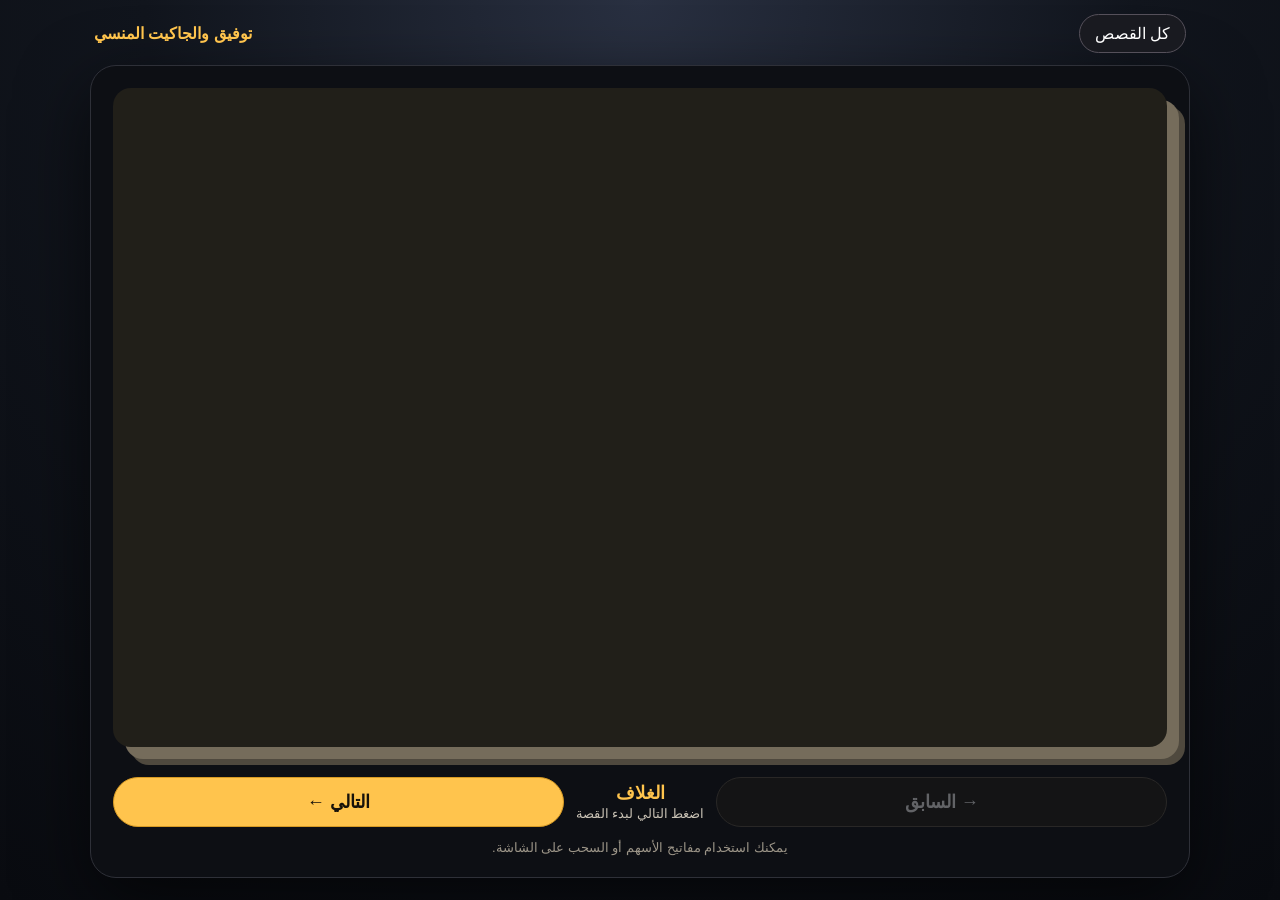
<file: jacket/index.html>
<!doctype html><html lang="ar" dir="rtl"><head><meta charset="utf-8"><meta name="viewport" content="width=device-width,initial-scale=1"><meta http-equiv="Content-Security-Policy" content="default-src 'none'; style-src 'self'; script-src 'self' 'unsafe-inline'; img-src 'self'; base-uri 'none'; form-action 'none'"><link rel="stylesheet" href="../book.css"><title>توفيق والجاكيت المنسي</title></head><body><div class="shell"><div class="topbar"><a class="home" href="../">كل القصص</a><div class="story-name" id="storyName"></div></div><main class="book"><section class="stage"><div class="slide cover" id="cover"><img id="coverImage"><div class="cover-copy"><span class="kicker">قصة مصوّرة للأطفال</span><h1 id="title"></h1><p class="subtitle" id="subtitle"></p></div></div><img class="slide page-image" id="art" hidden></section><div class="controls"><button id="prev">→ السابق</button><div class="status"><strong id="label"></strong><span id="count"></span></div><button id="next">التالي ←</button></div><p class="tip">يمكنك استخدام مفاتيح الأسهم أو السحب على الشاشة.</p></main></div><script>window.STORY={title:'توفيق والجاكيت المنسي',subtitle:'قصة عن الهدوء عند نسيان الأشياء، وكتابة الاسم عليها، ومراجعة الحقيبة قبل المغادرة.',cover:'cover.webp',pages:['01-forgot-jacket','02-family-reassurance','03-checklist','04-jacket-found'].map((name,i)=>({src:`pages/${name}.webp`,alt:`المشهد ${i+1} من قصة توفيق والجاكيت المنسي`}))};</script><script src="../book.js"></script></body></html>
</file>
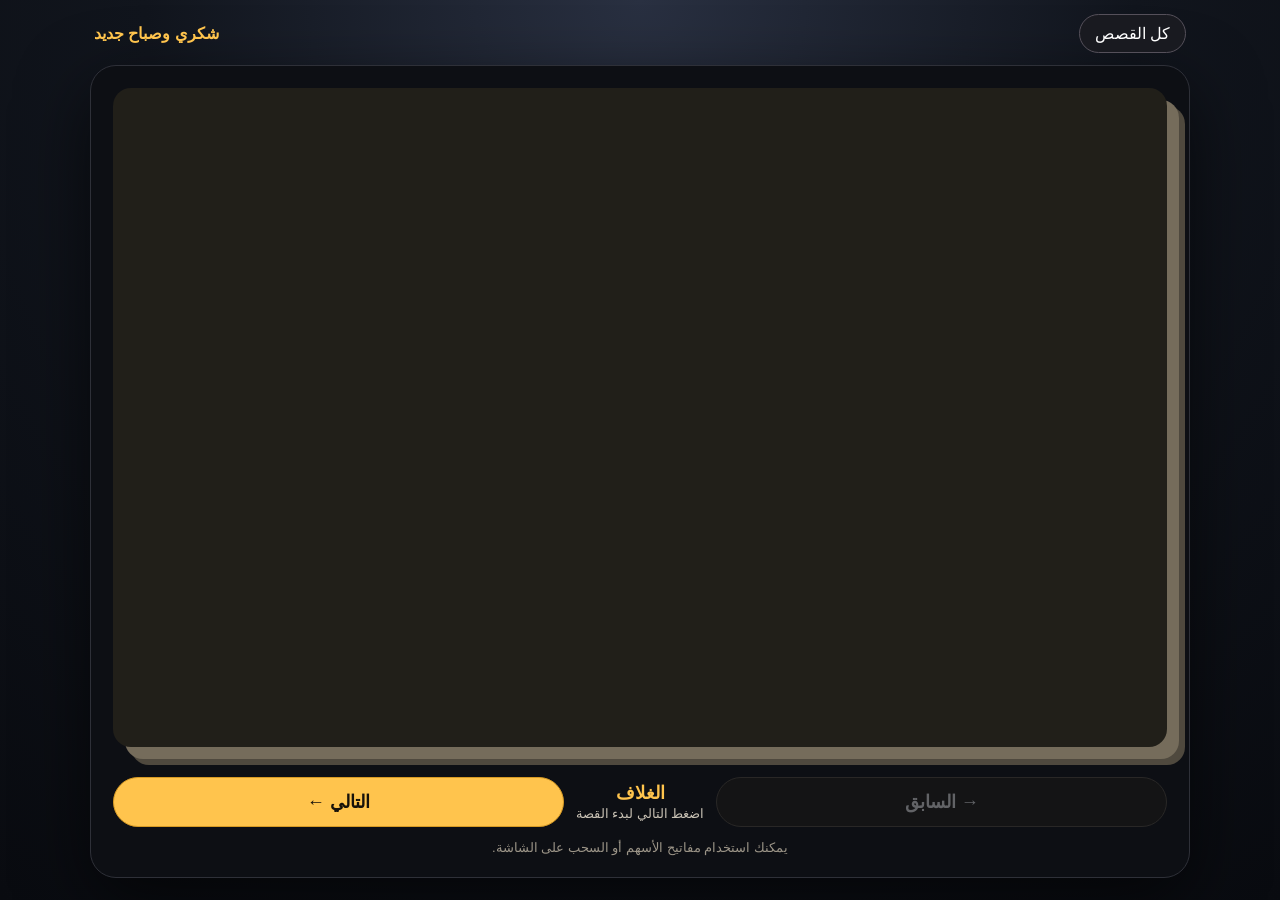
<file: new-morning/index.html>
<!doctype html>
<html lang="ar" dir="rtl">
<head>
  <meta charset="utf-8">
  <meta name="viewport" content="width=device-width,initial-scale=1">
  <meta http-equiv="Content-Security-Policy" content="default-src 'none'; style-src 'self'; script-src 'self' 'unsafe-inline'; img-src 'self'; base-uri 'none'; form-action 'none'">
  <link rel="stylesheet" href="../book.css">
  <title>شكري وصباح جديد</title>
</head>
<body>
  <div class="shell">
    <div class="topbar"><a class="home" href="../">كل القصص</a><div class="story-name" id="storyName"></div></div>
    <main class="book">
      <section class="stage">
        <div class="slide cover" id="cover"><img id="coverImage"><div class="cover-copy"><span class="kicker">قصة مصوّرة للأطفال</span><h1 id="title"></h1><p class="subtitle" id="subtitle"></p></div></div>
        <img class="slide page-image" id="art" hidden>
      </section>
      <div class="controls"><button id="prev">→ السابق</button><div class="status"><strong id="label"></strong><span id="count"></span></div><button id="next">التالي ←</button></div>
      <p class="tip">يمكنك استخدام مفاتيح الأسهم أو السحب على الشاشة.</p>
    </main>
  </div>
  <script>
    window.STORY={title:'شكري وصباح جديد',subtitle:'كل صباح فرصة لبداية أجمل.',cover:'cover.webp',pages:[
      '01-favorite-toy-breaks','02-wakes-up-upset','03-tawfik-greets-shokry','04-bus-driver-greets','05-sami-greets-in-class','06-teacher-asks-gently','07-feelings-and-actions','08-better-words','09-breathes-new-morning','10-apologizes-to-tawfik','11-apologizes-to-friends','12-playground-fun','13-next-morning-repaired-toy','14-cheerful-greetings'
    ].map((name,i)=>({src:`pages/${name}.webp`,alt:`المشهد ${i+1} من قصة شكري وصباح جديد`}))};
  </script>
  <script src="../book.js"></script>
</body>
</html>
</file>
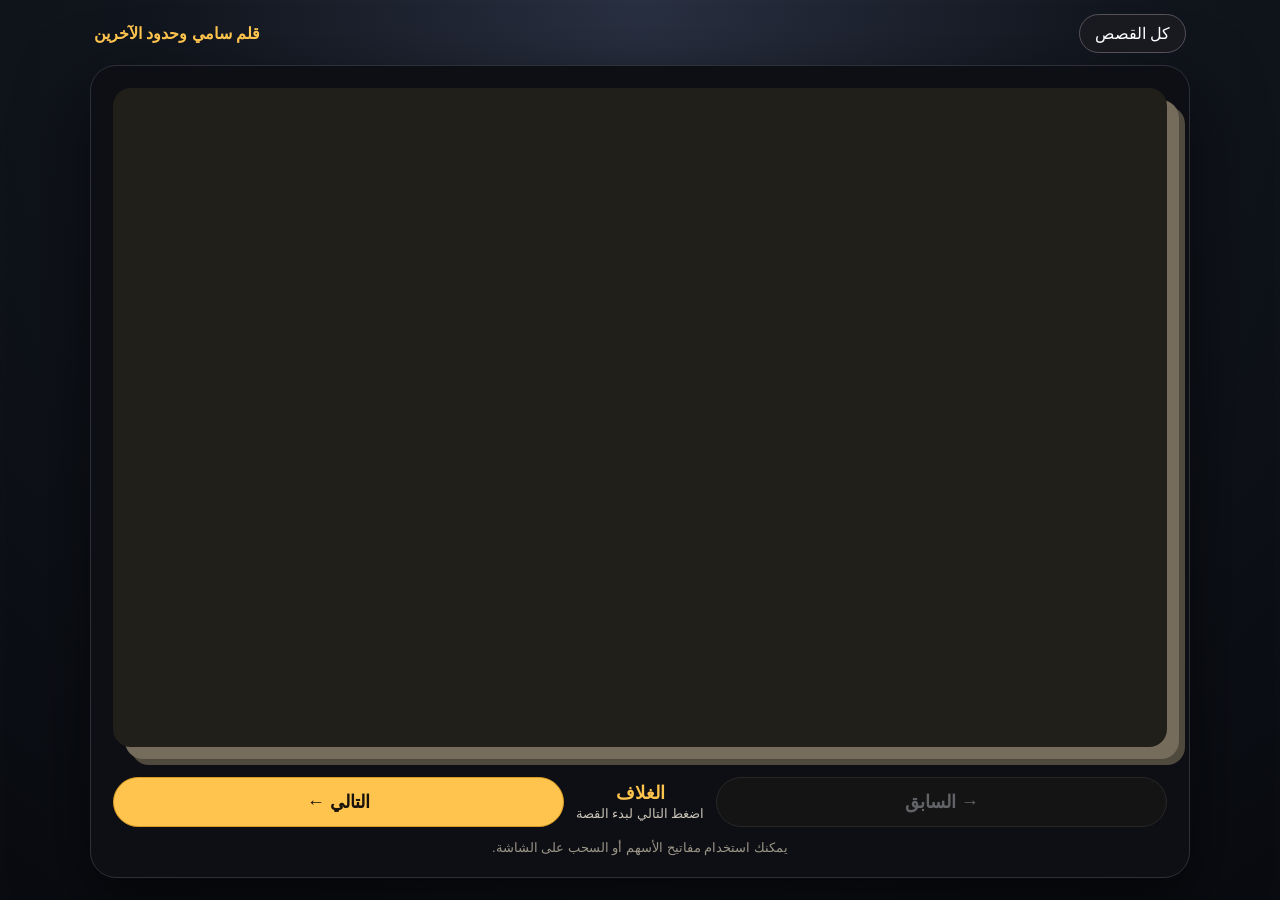
<file: sami/index.html>
<!doctype html><html lang="ar" dir="rtl"><head><meta charset="utf-8"><meta name="viewport" content="width=device-width,initial-scale=1"><meta http-equiv="Content-Security-Policy" content="default-src 'none'; style-src 'self'; script-src 'self' 'unsafe-inline'; img-src 'self'; base-uri 'none'; form-action 'none'"><link rel="stylesheet" href="../book.css"><title>قلم سامي وحدود الآخرين</title></head><body><div class="shell"><div class="topbar"><a class="home" href="../">كل القصص</a><div class="story-name" id="storyName"></div></div><main class="book"><section class="stage"><div class="slide cover" id="cover"><img id="coverImage"><div class="cover-copy"><span class="kicker">قصة مصوّرة للأطفال</span><h1 id="title"></h1><p class="subtitle" id="subtitle"></p></div></div><img class="slide page-image" id="art" hidden></section><div class="controls"><button id="prev">→ السابق</button><div class="status"><strong id="label"></strong><span id="count"></span></div><button id="next">التالي ←</button></div><p class="tip">يمكنك استخدام مفاتيح الأسهم أو السحب على الشاشة.</p></main></div><script>window.STORY={title:'قلم سامي وحدود الآخرين',subtitle:'قصة عن الاستئذان، وعدم التدخل، وحل الخلافات من غير عنف.',cover:'cover.webp',pages:['01-three-friends','02-sami-asks','03-tawfik-agrees','04-shokry-jealous','05-shokry-interferes','06-tawfik-stops-him','07-teacher-listens','08-interference-lesson','09-no-harm-lesson','10-restorative-consequence','11-apology','12-asks-permission'].map((name,i)=>({src:`pages/${name}.webp`,alt:`المشهد ${i+1} من قصة قلم سامي`}))};</script><script src="../book.js"></script></body></html>
</file>
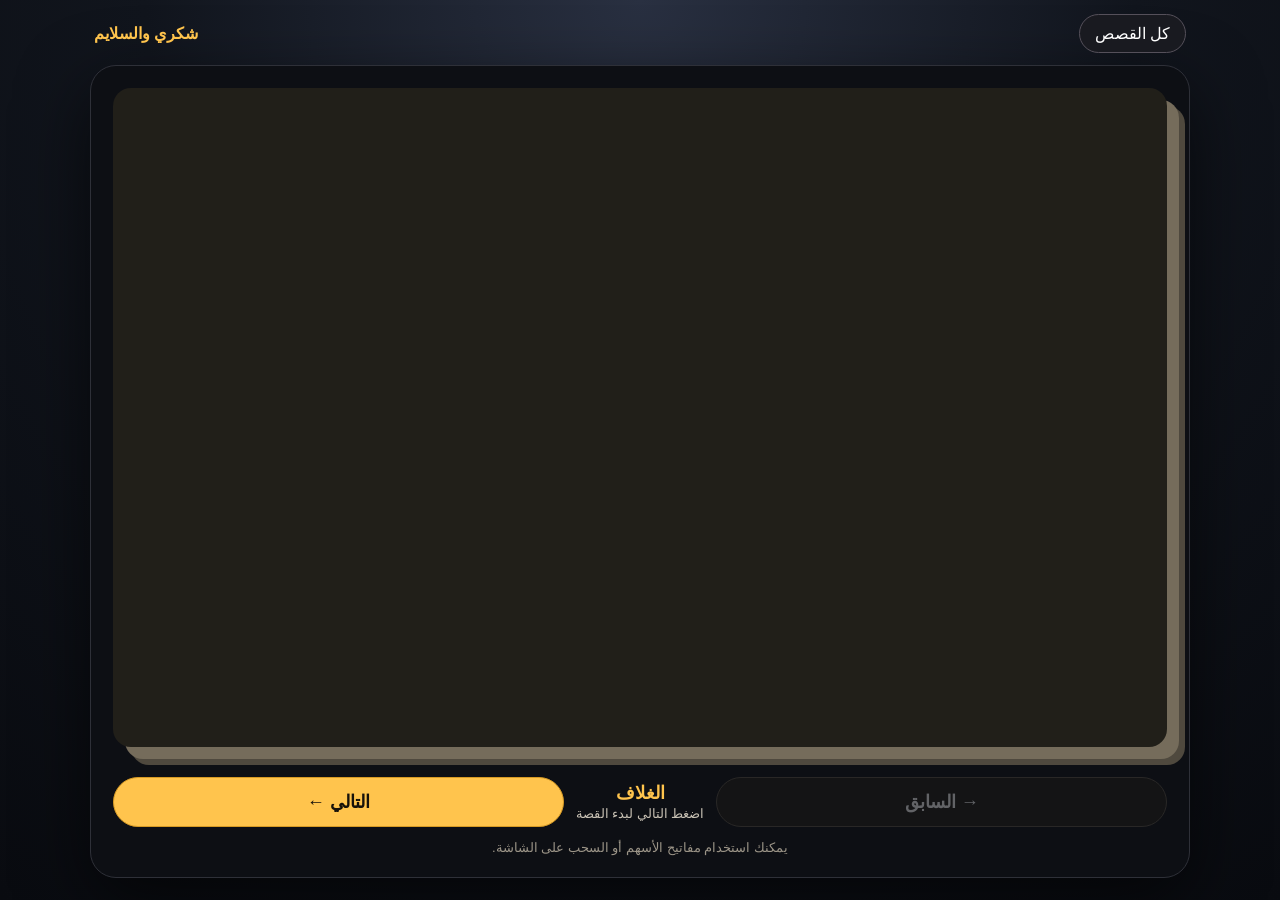
<file: slime/index.html>
<!doctype html><html lang="ar" dir="rtl"><head><meta charset="utf-8"><meta name="viewport" content="width=device-width,initial-scale=1"><meta http-equiv="Content-Security-Policy" content="default-src 'none'; style-src 'self'; script-src 'self' 'unsafe-inline'; img-src 'self'; base-uri 'none'; form-action 'none'"><link rel="stylesheet" href="../book.css"><title>شكري والسلايم</title></head><body><div class="shell"><div class="topbar"><a class="home" href="../">كل القصص</a><div class="story-name" id="storyName"></div></div><main class="book"><section class="stage"><div class="slide cover" id="cover"><img id="coverImage"><div class="cover-copy"><span class="kicker">قصة مصوّرة للأطفال</span><h1 id="title"></h1><p class="subtitle" id="subtitle"></p></div></div><img class="slide page-image" id="art" hidden></section><div class="controls"><button id="prev">→ السابق</button><div class="status"><strong id="label"></strong><span id="count"></span></div><button id="next">التالي ←</button></div><p class="tip">يمكنك استخدام مفاتيح الأسهم أو السحب على الشاشة.</p></main></div><script>window.STORY={title:'شكري والسلايم',subtitle:'السلايم للّعب وصنع الأشكال… وليس للأكل.',cover:'cover.webp',pages:['01-art-class-numbered','02-tawfik-warning-numbered','03-stomach-ache-numbered','04-tell-teacher-numbered','05-hospital-numbered','06-home-visit-numbered'].map((name,i)=>({src:`pages/${name}.webp`,alt:`المشهد ${i+1} من قصة شكري والسلايم`}))};</script><script src="../book.js"></script></body></html>
</file>
<file: book.css>
:root{color-scheme:dark;--gold:#ffc44d;--ink:#0d1117;--panel:#171b24;--muted:#c8c1b4}
*{box-sizing:border-box}
html,body{margin:0;min-height:100%;font-family:Tahoma,"Segoe UI",sans-serif;background:radial-gradient(circle at top,#293041 0,#11151d 45%,#090b10 100%);color:#fff}
body{display:grid;place-items:center;padding:14px}
.shell{width:min(100%,1100px)}
.topbar{display:flex;justify-content:space-between;align-items:center;gap:12px;margin:0 4px 12px}
.home{color:#fff;text-decoration:none;border:1px solid #55505a;border-radius:999px;padding:9px 15px;background:#191a20}
.story-name{font-weight:800;color:var(--gold);white-space:nowrap;overflow:hidden;text-overflow:ellipsis}
.book{background:#0d0f14;border:1px solid #2e3038;border-radius:26px;padding:clamp(10px,2vw,22px);box-shadow:0 24px 70px #0009}
.stage{position:relative;overflow:hidden;border-radius:18px;background:#211f19;aspect-ratio:16/10;box-shadow:12px 12px 0 #756c5b,18px 18px 0 #4f493e}
.stage::before{content:"";position:absolute;z-index:8;inset:50% auto auto 50%;width:42px;height:42px;margin:-25px;border:5px solid #ffffff55;border-top-color:var(--gold);border-radius:50%;opacity:0;pointer-events:none;transition:opacity .15s}
.stage.loading::before{opacity:1;animation:spin .8s linear infinite}
@keyframes spin{to{transform:rotate(360deg)}}
.slide{position:absolute;inset:0;width:100%;height:100%}
.page-image{object-fit:contain;background:#191714}
.cover img{width:100%;height:100%;object-fit:cover}
.cover::after{display:none}
.cover-copy{display:none}
.kicker{color:var(--gold);font-weight:800;font-size:clamp(14px,2vw,22px)}
h1{font-size:clamp(30px,6vw,68px);line-height:1.05;margin:.25em 0;text-wrap:balance}
.subtitle{font-size:clamp(14px,2vw,24px);line-height:1.6;color:#eee;max-width:650px}
.controls{display:grid;grid-template-columns:1fr auto 1fr;align-items:center;gap:12px;margin-top:30px}
.controls button{border:1px solid #5d5548;border-radius:999px;padding:13px 24px;background:#211e19;color:#fff;font-size:18px;font-weight:800;cursor:pointer}
.controls button:last-child{background:var(--gold);color:#17120a;border-color:#d79a24}
.controls button:disabled{opacity:.35;cursor:not-allowed}
.status{text-align:center}
.status strong{display:block;color:var(--gold);font-size:18px}
.status span{color:var(--muted);font-size:13px}
.tip{text-align:center;color:#9b9487;margin:13px 0 0;font-size:13px}
@media(max-width:680px){
  body{padding:8px}
  .topbar{margin-bottom:8px}
  .book{border-radius:18px;padding:8px}
  .stage{aspect-ratio:3/4;box-shadow:6px 6px 0 #756c5b,10px 10px 0 #4f493e}
  .page-image{object-fit:contain}
  h1{font-size:clamp(34px,11vw,56px)}
  .controls{grid-template-columns:1fr 1fr;margin-top:20px}
  .status{grid-column:1/-1;grid-row:1}
  .controls button{padding:12px 10px;font-size:16px}
  .tip{display:none}
}
</file>
<file: dialogue-book.css>
:root{--ink:#102f64;--gold:#ffc74f;--cream:#fffaf0;--paper:#fffdf8;--bg:#0d1119;--panel:#fff6de}*{box-sizing:border-box}body{margin:0;background:radial-gradient(circle at top,#263044 0,#0d1119 62%);color:#fff;font-family:Tahoma,Arial,sans-serif;min-height:100vh}.shell{width:min(1080px,97vw);margin:auto;padding:10px 0 24px}.topbar{display:flex;align-items:center;justify-content:space-between;gap:12px;padding:0 5px 10px}.home{color:#fff;text-decoration:none;border:1px solid #5e6070;border-radius:999px;padding:8px 18px;font-weight:700}.story-name{color:var(--gold);font-weight:900;font-size:clamp(16px,2.4vw,23px)}.book{background:#080b12;border:1px solid #343b4c;border-radius:26px;padding:14px;box-shadow:0 18px 65px #0009}.stage{background:#1e1d18;border-radius:20px;overflow:hidden;box-shadow:8px 9px 0 #746d5e;min-height:200px}.cover img{display:block;width:100%;height:auto;aspect-ratio:3/2;object-fit:cover}.story-page{background:var(--paper);color:var(--ink)}.page-image{display:block;width:100%;height:auto;aspect-ratio:3/2;object-fit:cover;background:#ddd}.script-panel{position:relative;background:linear-gradient(145deg,#fffefa,#fff2d3);border-top:4px solid var(--gold);padding:11px 18px 13px;min-height:122px}.page-no{position:absolute;left:13px;top:10px;width:25px;height:25px;border-radius:50%;display:grid;place-items:center;background:var(--gold);border:1.5px solid var(--ink);font-weight:900;font-size:12px}.narrator{margin:0 34px 6px 0;color:#626975;font-size:clamp(13px,1.8vw,17px);line-height:1.5}.dialogue-line{display:flex;align-items:flex-start;gap:7px;margin:5px 0;font-size:clamp(15px,2vw,19px);line-height:1.45;font-weight:700}.speaker{flex:0 0 auto;color:#fff;background:var(--ink);border-radius:9px;padding:2px 8px;font-size:.78em;white-space:nowrap}.speaker.shokry{background:#b55c26}.speaker.mama-tawfik{background:#4974a8}.speaker.mama-shokry{background:#a44e66}.controls{display:grid;grid-template-columns:1fr auto 1fr;align-items:center;gap:13px;margin-top:17px}.controls button{border:1px solid #756a54;border-radius:999px;background:#211e19;color:#fff;padding:12px 16px;font:700 16px Tahoma;cursor:pointer}.controls button:last-child{background:var(--gold);color:#312508;border-color:#dba629}.controls button:disabled{opacity:.42;cursor:default}.status{text-align:center;white-space:nowrap}.status strong{display:block}.status span{font-size:13px;color:#cbd3e2}.tip{text-align:center;color:#aeb8ca;margin:12px 0 0;font-size:13px}@media(max-width:650px){.shell{width:100%;padding:6px}.topbar{padding:2px 4px 8px}.home{padding:7px 13px}.book{padding:7px;border-radius:17px}.stage{border-radius:13px;box-shadow:5px 6px 0 #746d5e}.script-panel{padding:9px 10px 11px;min-height:138px}.page-no{width:22px;height:22px;left:9px;top:8px;font-size:11px}.narrator{margin-right:0;padding-left:27px;font-size:13px}.dialogue-line{gap:5px;font-size:15px}.speaker{padding:2px 6px}.controls{grid-template-columns:1fr 1fr;gap:8px;margin-top:13px}.status{grid-column:1/-1;grid-row:1}.controls button{grid-row:2;padding:10px 8px;font-size:15px}.tip{margin-top:9px}}.speaker.teacher{background:#a86a1f}.speaker.doctor{background:#657184}.speaker.sami{background:#3b8877}
</file>
